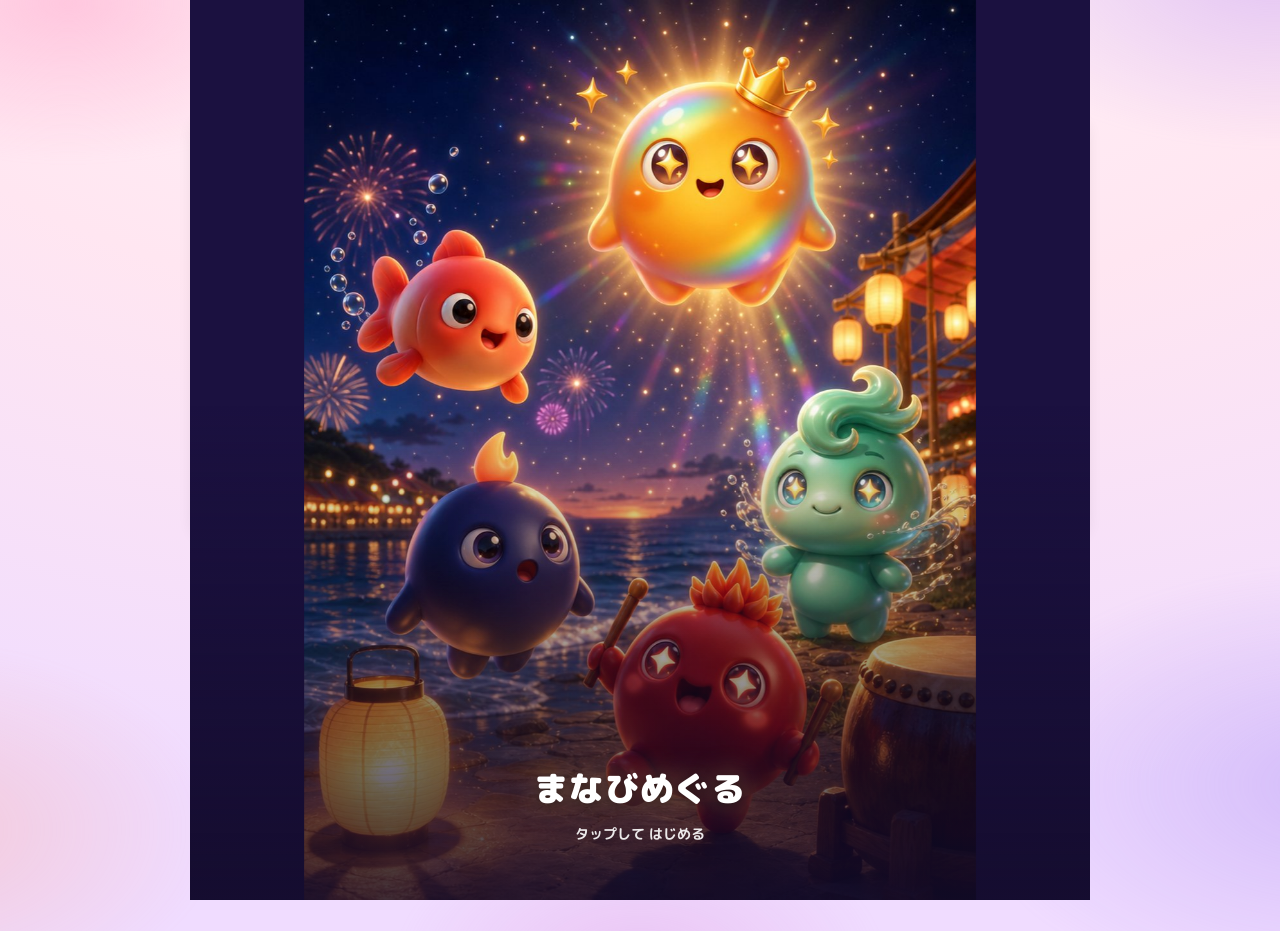
<file: index.html>
<!DOCTYPE html>
<html lang="ja">
<head>
<meta charset="UTF-8">
<meta name="viewport" content="width=device-width, initial-scale=1.0">
<title>まなびめぐる</title>
<link rel="preconnect" href="https://fonts.googleapis.com">
<link rel="preconnect" href="https://fonts.gstatic.com" crossorigin>
<link href="https://fonts.googleapis.com/css2?family=M+PLUS+Rounded+1c:wght@400;500;700;800;900&display=swap" rel="stylesheet">
<!-- ?v= はキャッシュ対策。style.css / script.js / i18n.js を変更したら数字を上げること -->
<link rel="icon" href="data:image/svg+xml,<svg xmlns='http://www.w3.org/2000/svg' viewBox='0 0 100 100'><text y='.9em' font-size='90'>✨</text></svg>">
<link rel="stylesheet" href="style.css?v=63">
</head>
<body>

<!-- 起動時のオープニング。タップかタイマーで閉じる -->
<div id="splash" class="splash" role="button" tabindex="0" data-i18n-aria="splash.tap">
  <img class="splash-image" src="assets/opening/splash.jpg" alt="">
  <div class="splash-veil"></div>
  <div class="splash-body">
    <h1 class="splash-title" data-i18n="home.title"></h1>
    <p class="splash-tap" data-i18n="splash.tap"></p>
  </div>
</div>

<div id="app">

  <!-- ステータスバー：どの画面でも常に表示 -->
  <div class="status-bar" id="status-bar">
    <div class="status-bar-avatar" id="status-bar-avatar"></div>
    <div class="status-bar-info">
      <span class="status-bar-grade" id="status-bar-grade">小学3年生</span>
      <span class="status-bar-lv" id="status-bar-lv">Lv.0</span>
    </div>
    <button id="btn-sound-toggle" type="button" class="status-bar-sound" data-i18n-aria="common.sound">🔊</button>
    <div class="status-bar-points">
      <span class="status-bar-points-icon">🎰</span>
      <span id="status-bar-points-value">0</span>
    </div>
  </div>

  <!-- ガイドキャラ：どの画面でも常に表示 -->
  <div class="guide-box">
    <div class="guide-character" id="guide-character"></div>
    <div class="guide-bubble" id="guide-bubble">こんにちは！いっしょに べんきょうしよう！</div>
  </div>

  <!-- ログイン（保護者） -->
  <section id="screen-login" class="screen">
    <h2 data-i18n="auth.loginTitle"></h2>
    <p class="sub" data-i18n="auth.loginSub"></p>
    <div class="profile-create-box">
      <label class="profile-field-label" for="login-email-input" data-i18n="auth.emailLabel"></label>
      <input type="email" id="login-email-input" class="profile-name-input" autocomplete="email" inputmode="email">
      <label class="profile-field-label" for="login-password-input" data-i18n="auth.passwordLabel"></label>
      <input type="password" id="login-password-input" class="profile-name-input" autocomplete="current-password">
      <p id="login-feedback" class="backup-feedback"></p>
      <div class="profile-create-actions">
        <button type="button" id="btn-login-submit" class="btn-primary" data-i18n="auth.loginSubmit"></button>
        <button type="button" id="btn-login-forgot" class="btn-link" data-i18n="auth.forgotPassword"></button>
        <button type="button" id="btn-login-to-signup" class="btn-secondary" data-i18n="auth.needAccount"></button>
      </div>
    </div>
    <img class="auth-mascot" src="assets/characters/hanabi-happy.webp" alt="">
  </section>

  <!-- 新規登録（保護者） -->
  <section id="screen-signup" class="screen">
    <h2 data-i18n="auth.signupTitle"></h2>
    <p class="sub" data-i18n="auth.signupSub"></p>
    <div class="profile-create-box">
      <label class="profile-field-label" for="signup-email-input" data-i18n="auth.emailLabel"></label>
      <input type="email" id="signup-email-input" class="profile-name-input" autocomplete="email" inputmode="email">
      <label class="profile-field-label" for="signup-password-input" data-i18n="auth.passwordLabel"></label>
      <input type="password" id="signup-password-input" class="profile-name-input" autocomplete="new-password">
      <p class="auth-note" data-i18n="auth.passwordHint"></p>
      <p id="signup-feedback" class="backup-feedback"></p>
      <div class="profile-create-actions">
        <button type="button" id="btn-signup-submit" class="btn-primary" data-i18n="auth.signupSubmit"></button>
        <button type="button" id="btn-signup-to-login" class="btn-secondary" data-i18n="auth.haveAccount"></button>
      </div>
    </div>
    <img class="auth-mascot" src="assets/characters/hanabi-happy.webp" alt="">
  </section>

  <!-- だれがあそぶ？（プロフィール選択） -->
  <section id="screen-profile-select" class="screen">
    <h2 data-i18n="profile.selectTitle"></h2>
    <p class="sub" data-i18n="profile.selectSub"></p>
    <p class="sub profile-limit-note hidden" id="profile-limit-note"></p>
    <div class="profile-list" id="profile-list"></div>
    <!-- ⚠️ **逃げ道。**この画面はタブバーもステータスバーも消える（PROFILE_SCREENS）ので、
         これが無いと「けす」から抜けられず、唯一押せるのが削除だけになる
         （2026-09-20 日次QAで発見）。せっていから来たときだけ出す -->
    <button type="button" id="btn-profile-select-back" class="btn-secondary hidden" data-i18n="common.back"></button>
  </section>

  <!-- プロフィール作成 -->
  <section id="screen-profile-create" class="screen">
    <h2 data-i18n="profile.createTitle"></h2>
    <p class="sub" data-i18n="profile.createSub"></p>
    <div class="profile-create-box">
      <label class="profile-field-label" for="profile-name-input" data-i18n="profile.nameLabel"></label>
      <input type="text" id="profile-name-input" class="profile-name-input" maxlength="8" autocomplete="off">
      <!-- 学年は**アカウントを新しく作ったときだけ**ここで聞く（ユーザー決定 2026-09-27）。
           2人目以降のプロフィール作成では出さない。あとからせっていで変えられる。 -->
      <div id="profile-create-grade" class="profile-create-grade hidden">
        <label class="profile-field-label" data-i18n="profile.gradeLabel"></label>
        <div class="grade-choices" id="profile-grade-choices"></div>
      </div>
      <p id="profile-create-feedback" class="backup-feedback"></p>
      <div class="profile-create-actions">
        <button type="button" id="btn-profile-create-ok" class="btn-primary" data-i18n="profile.createOk"></button>
        <button type="button" id="btn-profile-create-cancel" class="btn-secondary" data-i18n="common.back"></button>
      </div>
      <!-- プロフィールが1人もいないときの唯一の逃げ道。メールアドレスを打ち間違えて
           登録した保護者が、この画面で引き返せなくなるのを防ぐ（2026-09-28 指摘） -->
      <button type="button" id="btn-profile-create-signout" class="profile-create-signout hidden"
              data-i18n="profile.signOutAndRestart"></button>
    </div>
    <img class="auth-mascot" src="assets/characters/hanabi-happy.webp" alt="">
  </section>

  <!-- ホーム画面：年齢（レベル）選択 -->
  <section id="screen-home" class="screen active">
    <div class="hero-card">
      <div class="hero-card-shine"></div>
      <span class="hero-date" id="hero-date"></span>
      <h1 class="hero-title" id="hero-title"></h1>
      <p class="hero-sub" data-i18n="home.heroSub"></p>
    </div>

    <div class="week-chart-card">
      <div class="week-chart-head">
        <span class="week-chart-title" data-i18n="home.weekTitle"></span>
        <span class="week-chart-total" id="week-chart-total">0pt</span>
        <!-- 画面の縦が短い端末でだけ出る開閉ボタン（CSSの max-height で出し分け）。
             畳んでもすぐ上の合計ポイントは残るので、毎日見る数字は消えない -->
        <button type="button" id="btn-week-chart-toggle" class="week-chart-toggle"
                aria-expanded="false" aria-controls="week-chart" data-i18n-aria="home.weekToggle">
          <span aria-hidden="true">▾</span>
        </button>
      </div>
      <div class="week-chart" id="week-chart"></div>
    </div>

    <div class="home-status-card">
      <div class="level-badge-slot" id="home-rank-badge"></div>
      <div class="home-status-info">
        <span class="home-status-grade" id="home-status-grade"></span>
        <span class="home-status-rank" id="home-status-rank"></span>
      </div>
      <div class="home-status-points">
        <span class="label" data-i18n="gacha.points"></span>
        <span class="value" id="home-stamps"></span>
      </div>
    </div>

    <!-- とちゅうでやめた（リロードした）セッションがあるときだけ出す。
         script.js の refreshResumeBox() が出し入れする -->
    <div class="resume-box hidden" id="home-resume-box">
      <p class="resume-text" id="home-resume-text"></p>
      <div class="resume-actions">
        <button type="button" id="btn-resume-session" class="btn-primary" data-i18n="resume.continue"></button>
        <button type="button" id="btn-discard-session" class="btn-secondary" data-i18n="resume.discard"></button>
      </div>
    </div>

    <button id="btn-start-study" class="btn-primary" data-i18n="home.startStudy"></button>
    <button type="button" class="btn-gacha-mini" id="btn-gacha-home" data-i18n="home.drawGacha"></button>

    <!-- 公式YouTube。アプリの外に出るので、出ることが分かる書き方にしている -->
    <a class="youtube-link" href="https://www.youtube.com/@manabimeguru" data-i18n-href="youtube.url" target="_blank" rel="noopener noreferrer">
      <span class="youtube-link-icon" aria-hidden="true">▶</span>
      <span class="youtube-link-text" data-i18n="youtube.linkHome"></span>
      <span class="youtube-link-note" data-i18n="youtube.external"></span>
    </a>
  </section>

  <!-- せってい画面 -->
  <section id="screen-settings" class="screen">
    <h2 data-i18n="settings.title"></h2>
    <p class="sub" data-i18n="settings.sub"></p>
    <div class="settings-box" id="settings-grade-list"></div>

    <!-- ことば（表示言語）。言語名はその言語自身で書くので、読めない言語の画面からでも
         自分の言語を見つけられる。初回は navigator.languages から推測している。
         単一言語で配るデプロイ（FORCED_LOCALE あり）では、この囲みごと隠す -->
    <div id="settings-language-row">
      <h3 class="settings-section-title" data-i18n="settings.languageTitle"></h3>
      <p class="sub" data-i18n="settings.languageDesc"></p>
      <div class="settings-box" id="settings-language"></div>
    </div>

    <h3 class="settings-section-title" data-i18n="settings.yearStartTitle"></h3>
    <p class="sub" data-i18n="settings.yearStartDesc"></p>
    <div class="settings-box" id="settings-year-start"></div>

    <!-- おしらせ（保護者向け）。新カード・新動画の告知と、有料プランへの軽い導線を兼ねる。
         中身は script.js の ANNOUNCEMENTS（静的配列）。Firestoreではなく通常のpushで更新する -->
    <h3 class="settings-section-title" data-i18n="announce.title"></h3>
    <p class="sub" data-i18n="announce.desc"></p>
    <div class="announce-list" id="settings-announce-list"></div>

    <!-- きょうの1問（保護者向け）。復習キューから今日ぶんを1問だけ出す。
         解放条件は script.js の FEATURE_GATES（いまはアカウント登録が必要） -->
    <h3 class="settings-section-title" data-i18n="todayQ.title"></h3>
    <p class="sub" data-i18n="todayQ.desc"></p>
    <div class="feedback-box" id="settings-today-question"></div>

    <!-- にがて分野（保護者向け）。間違えた問題の復習キューをそのまま可視化している -->
    <h3 class="settings-section-title" data-i18n="review.title"></h3>
    <p class="sub" data-i18n="review.desc"></p>
    <div class="review-box" id="settings-review-list"></div>

    <!-- 復習リマインド（account-design.md §10-13）。有料会員限定。期日が来たことをメールで知らせる -->
    <h3 class="settings-section-title" data-i18n="reviewNotify.title"></h3>
    <p class="sub" data-i18n="reviewNotify.desc"></p>
    <div class="review-notify-box" id="settings-review-notify"></div>

    <h3 class="settings-section-title" data-i18n="profile.settingsTitle"></h3>
    <p class="sub" id="profile-current-line"></p>
    <div class="backup-actions">
      <button type="button" id="btn-profile-switch" class="btn-secondary" data-i18n="profile.switch"></button>
      <button type="button" id="btn-profile-rename" class="btn-secondary" data-i18n="profile.rename"></button>
      <button type="button" id="btn-profile-manage" class="btn-secondary" data-i18n="profile.manage"></button>
    </div>

    <h3 class="settings-section-title" data-i18n="auth.accountTitle"></h3>
    <p class="sub" id="auth-account-line"></p>

    <!-- メールアドレス未確認のときだけ出す。年額の更新前通知が届かないため確認を促すが、
         アプリの利用自体は止めない（登録直後に何もできないと離脱するため） -->
    <div class="verify-box hidden" id="auth-verify-box">
      <p class="verify-text" data-i18n="auth.verifyNotice"></p>
      <div class="backup-actions">
        <button type="button" id="btn-resend-verify" class="btn-secondary" data-i18n="auth.verifyResend"></button>
        <button type="button" id="btn-check-verified" class="btn-secondary" data-i18n="auth.verifyCheck"></button>
      </div>
      <p id="verify-feedback" class="backup-feedback"></p>
    </div>

    <div class="backup-actions">
      <button type="button" id="btn-account-logout" class="btn-secondary" data-i18n="auth.logout"></button>
    </div>
    <p id="auth-sync-feedback" class="backup-feedback"></p>

    <!-- ご要望・感想（保護者のアカウントがある場合のみ送信可）。Firestoreの feedback/reviews
         コレクションに書き込みのみ行う（読み返しはできない一方通行の目安箱）。
         アカウント節の直後に置くことで、おためし中の案内（登録してください）が自然につながる -->
    <h3 class="settings-section-title" data-i18n="feedback.title"></h3>
    <p class="sub" data-i18n="feedback.desc"></p>
    <div class="feedback-box" id="settings-feedback"></div>

    <h3 class="settings-section-title" data-i18n="testimonial.title"></h3>
    <p class="sub" data-i18n="testimonial.desc"></p>
    <div class="feedback-box" id="settings-testimonial"></div>

    <h3 class="settings-section-title" data-i18n="plan.title"></h3>
    <p class="sub" id="plan-current-line"></p>
    <div class="plan-box" id="settings-plan"></div>

    <h3 class="settings-section-title" data-i18n="settings.backupTitle"></h3>
    <p class="sub" data-i18n="settings.backupDesc"></p>
    <div class="backup-box">
      <div class="backup-actions">
        <button type="button" id="btn-backup-export" class="btn-secondary" data-i18n="settings.backupExport"></button>
        <button type="button" id="btn-backup-import" class="btn-secondary" data-i18n="settings.backupImport"></button>
      </div>
      <input type="file" id="backup-file-input" accept="application/json,.json" class="hidden">
      <p id="backup-feedback" class="backup-feedback"></p>
      <div id="backup-confirm-box" class="backup-confirm-box hidden">
        <p id="backup-confirm-text"></p>
        <div class="backup-actions">
          <button type="button" id="btn-backup-confirm-yes" class="btn-secondary" data-i18n="settings.backupConfirmYes"></button>
          <button type="button" id="btn-backup-confirm-no" class="btn-secondary" data-i18n="settings.backupConfirmNo"></button>
        </div>
      </div>
    </div>
  </section>

  <!-- 科目選択画面 -->
  <section id="screen-subject" class="screen">
    <h2 id="subject-title"></h2>
    <p class="sub" data-i18n="subject.pick"></p>
    <div class="level-cards">
      <button class="level-card" data-subject="math">
        <div class="emoji">🔢</div>
        <div class="level-title" data-i18n="subject.math"></div>
        <div class="level-desc" data-i18n="subject.mathDesc"></div>
      </button>
      <button class="level-card" data-subject="japanese">
        <div class="emoji">📖</div>
        <div class="level-title" data-i18n="subject.japanese"></div>
        <div class="level-desc" data-i18n="subject.japaneseDesc"></div>
      </button>
      <button class="level-card" data-subject="english" id="subject-english">
        <div class="emoji">🔤</div>
        <div class="level-title" data-i18n="subject.english"></div>
        <div class="level-desc" data-i18n="subject.englishDesc"></div>
      </button>
    </div>
  </section>

  <!-- ぶんや選択画面 -->
  <section id="screen-category" class="screen">
    <h2 id="category-title"></h2>
    <p class="sub" data-i18n="category.pick"></p>
    <div class="category-list" id="category-list"></div>
    <button id="btn-back-category" class="btn-secondary" data-i18n="common.back"></button>
  </section>

  <!-- たしざんダッシュ（さんすうの3つ目の分野）。10問セッションとは別のゲームループなので
       専用画面にしている。数字が1つずつ流れて、合計を答える。中身は script.js の flash* 関数 -->
  <section id="screen-flash" class="screen">
    <h2 data-i18n="flash.title"></h2>

    <!-- 準備中：はやさを選んでスタート -->
    <div id="flash-setup">
      <p class="sub" data-i18n="flash.desc"></p>
      <p class="flash-best" id="flash-best"></p>
      <p class="flash-rule" id="flash-rule"></p>
      <div class="flash-speeds" id="flash-speeds"></div>
      <button id="btn-flash-start" class="btn-primary" data-i18n="flash.start"></button>
      <button id="btn-back-flash" class="btn-secondary" data-i18n="common.back"></button>
    </div>

    <!-- 出題中：数字が1つずつ出る -->
    <div id="flash-play" class="hidden">
      <p class="flash-progress" id="flash-progress"></p>
      <div class="flash-stage" id="flash-stage"><span id="flash-number"></span></div>
      <form id="flash-form" class="hidden">
        <input type="text" id="flash-input" inputmode="numeric" autocomplete="off" data-i18n-placeholder="flash.answerPlaceholder">
        <button type="submit" class="btn-primary" data-i18n="flash.submit"></button>
      </form>
      <p class="flash-feedback" id="flash-feedback"></p>
      <!-- プレイ中の離脱。これが無いと、数字が流れている間はタブバーからしか
           抜けられなかった（2026-09-18 日次QAで判明） -->
      <button id="btn-flash-quit" type="button" class="btn-secondary btn-flash-quit" data-i18n="flash.quit"></button>
    </div>

    <!-- 結果 -->
    <div id="flash-result" class="hidden">
      <p class="flash-result-score" id="flash-result-score"></p>
      <p class="flash-result-note" id="flash-result-note"></p>
      <button id="btn-flash-again" class="btn-primary" data-i18n="flash.again"></button>
      <button id="btn-flash-back" class="btn-secondary" data-i18n="common.back"></button>
    </div>
  </section>

  <!-- スタート画面 -->
  <section id="screen-start" class="screen">
    <h2 id="start-title"></h2>

    <div class="character-box">
      <div class="level-badge-slot" id="start-char-emoji"></div>
      <div class="character-title" id="start-char-title"></div>
      <div class="character-progress">
        <div class="character-progress-bar" id="start-char-progress"></div>
      </div>
      <div class="character-progress-label" id="start-char-progress-label"></div>
    </div>

    <div class="stamp-card" id="stamp-card"></div>
    <p class="badge-line" id="badge-line"></p>
    <button id="btn-begin" class="btn-primary" data-i18n="quiz.start"></button>
    <button id="btn-back-home-1" class="btn-secondary" data-i18n="common.back"></button>
  </section>

  <!-- クイズ画面 -->
  <section id="screen-quiz" class="screen">
    <div class="quiz-header">
      <span id="quiz-progress">1 / 10</span>
      <span id="quiz-stamps"></span>
    </div>
    <div class="problem-box">
      <div id="problem-badge" class="problem-badge"></div>
      <div id="problem-text" class="problem-text">?</div>

      <button id="btn-hint" type="button" class="btn-hint" data-i18n="quiz.hint"></button>
      <div id="hint-box" class="hint-box hidden"></div>

      <form id="answer-form">
        <input type="text" id="answer-input" inputmode="text" autocomplete="off" data-i18n-placeholder="quiz.answerPlaceholder" data-i18n-aria="quiz.answerLabel">
        <button type="submit" class="btn-primary" data-i18n="quiz.submit"></button>
      </form>

      <div id="choice-buttons" class="choice-buttons hidden"></div>

      <div id="feedback" class="feedback" aria-live="polite"></div>
      <!-- 英語の読み上げ。答え合わせのあとだけ出す（答えを聞かせてしまわないため）。
           端末に英語の音声が1つも無いときは出さない（script.js の speakEnAvailable） -->
      <button type="button" id="btn-speak-en" class="btn-speak hidden"></button>
      <div id="explain-box" class="explain-box hidden"></div>
      <button id="btn-next" class="btn-primary hidden" data-i18n="quiz.next"></button>
    </div>
  </section>

  <!-- 結果画面 -->
  <section id="screen-result" class="screen">
    <h2 data-i18n="result.title"></h2>
    <div class="result-box">
      <p class="result-score" id="result-score"></p>
      <p class="result-rate" id="result-rate"></p>
      <div class="stamp-anim" id="stamp-anim"></div>
      <p class="points-earned-line" id="points-earned-line"></p>
    </div>

    <button id="btn-share-result" class="btn-primary btn-share" data-i18n="result.share"></button>
    <p id="result-action-feedback" class="action-feedback"></p>
    <div id="manual-copy-box" class="manual-copy-box hidden">
      <textarea id="manual-copy-text" class="manual-copy-textarea" readonly rows="8"></textarea>
      <p class="manual-copy-hint" data-i18n="share.copyHint"></p>
    </div>
    <button id="btn-retry" class="btn-primary" data-i18n="result.retry"></button>
  </section>

  <!-- ガチャ画面 -->
  <section id="screen-gacha" class="screen">
    <div class="gacha-banner">
      <div class="gacha-banner-shine"></div>
      <div class="gacha-banner-sparkles"></div>
      <h2 id="gacha-screen-title" class="gacha-banner-title" data-i18n="gacha.title"></h2>
      <div class="gacha-points-box">
        <span class="label" data-i18n="gacha.points"></span>
        <span id="gacha-points-value" class="value">0</span>
        <span class="gacha-cost-hint" data-i18n="gacha.cost"></span>
        <span class="gacha-pity-hint" id="gacha-pity-hint"></span>
      </div>
    </div>

    <!-- 引きたい季節をえらぶ。引ける季節が1つだけのとき（無料プラン・スペイン語版）は
         script.js 側で hidden のままにする -->
    <p class="sub gacha-season-label hidden" id="gacha-season-label" data-i18n="gacha.seasonPick"></p>
    <div class="gacha-seasons hidden" id="gacha-seasons"></div>

    <button id="btn-pull-gacha" class="btn-primary btn-gacha-pull" data-i18n="gacha.pull"></button>
    <p id="gacha-insufficient-msg" class="gacha-insufficient hidden" data-i18n="gacha.insufficient"></p>

    <div id="gacha-reveal-box" class="gacha-box hidden">
      <div id="gacha-card-slot"></div>
    </div>

    <div id="gacha-levelup-box" class="levelup-box hidden">
      <p class="levelup-text" data-i18n="gacha.rankUp"></p>
      <div class="level-badge-slot" id="gacha-levelup-emoji"></div>
      <div class="levelup-title" id="gacha-levelup-title"></div>
    </div>

  </section>

  <!-- カードずかん画面 -->
  <section id="screen-collection" class="screen">
    <h2 data-i18n="collection.title"></h2>
    <div class="collection-scope" id="collection-scope">
      <button type="button" class="collection-scope-btn active" data-scope="self" data-i18n="collection.scopeSelf"></button>
      <button type="button" class="collection-scope-btn" data-scope="family" data-i18n="collection.scopeFamily"></button>
    </div>
    <p class="sub" id="collection-count-line"></p>
    <p class="sub collection-premium-note hidden" id="collection-premium-note"></p>

    <!-- 季節タブ。160体を1枚のグリッドに流すとスマホで10画面ぶんスクロールすることに
         なるため、一度に1季節だけ出す。公開が夏だけのロケールでは hidden のまま -->
    <div class="collection-seasons hidden" id="collection-seasons"></div>
    <p class="sub collection-season-range hidden" id="collection-season-range"></p>

    <div class="collection-grid" id="collection-grid"></div>

    <!-- 公式YouTube。図鑑の続きとして動画を見てもらう導線 -->
    <a class="youtube-link" href="https://www.youtube.com/@manabimeguru" data-i18n-href="youtube.url" target="_blank" rel="noopener noreferrer">
      <span class="youtube-link-icon" aria-hidden="true">▶</span>
      <span class="youtube-link-text" data-i18n="youtube.linkCollection"></span>
      <span class="youtube-link-note" data-i18n="youtube.external"></span>
    </a>

    <button id="btn-back-from-collection" class="btn-secondary" data-i18n="common.back"></button>
  </section>

</div>

<!-- 下部タブナビゲーション -->
<nav class="tab-bar" id="tab-bar">
  <button type="button" class="tab-bar-btn" data-tab="home">
    <span class="tab-bar-icon">🏠</span>
    <span class="tab-bar-label" data-i18n="tab.home"></span>
  </button>
  <button type="button" class="tab-bar-btn" data-tab="study">
    <span class="tab-bar-icon">📖</span>
    <span class="tab-bar-label" data-i18n="tab.study"></span>
  </button>
  <button type="button" class="tab-bar-fab" data-tab="gacha" data-i18n-aria="tab.gachaAria">
    <span class="tab-bar-fab-icon">🎰</span>
  </button>
  <button type="button" class="tab-bar-btn" data-tab="collection">
    <span class="tab-bar-icon">🎴</span>
    <span class="tab-bar-label" data-i18n="tab.collection"></span>
  </button>
  <button type="button" class="tab-bar-btn" data-tab="settings">
    <span class="tab-bar-icon">⚙️<span class="tab-bar-badge hidden" id="tab-settings-badge"></span></span>
    <span class="tab-bar-label" data-i18n="tab.settings"></span>
  </button>
</nav>

<!-- ガチャ演出：画面いっぱいに表示する -->
<div id="gacha-overlay" class="gacha-overlay hidden" aria-hidden="true">
  <div class="gacha-overlay-stage" id="gacha-overlay-stage"></div>
  <p class="gacha-refund" id="gacha-refund"></p>
  <div class="gacha-overlay-actions">
    <button id="btn-skip-gacha" type="button" class="btn-skip-gacha hidden" data-i18n="gacha.skip"></button>
    <button id="btn-close-gacha" type="button" class="btn-close-gacha hidden" data-i18n="gacha.close"></button>
  </div>
</div>

<!-- カード拡大表示モーダル -->
<div id="card-detail-overlay" class="card-detail-overlay hidden" role="dialog" aria-modal="true">
  <div class="card-detail-content" id="card-detail-content"></div>
  <button id="btn-close-card-detail" type="button" class="card-detail-close" data-i18n-aria="common.close">✕</button>
</div>

<!-- おしらせポップアップ。期間限定のおしらせ（ANNOUNCEMENTS の modalFrom/modalUntil）を
     メイン画面に入る直前（enterAppWithActiveProfile）に、期間中は毎回見せる。
     初めて訪れた人がリンクを踏んで離脱するのを防ぐため、リンク（cta）は出さない
     （リンクはせってい画面の一覧にだけ表示する） -->
<div id="announce-modal-overlay" class="card-detail-overlay announce-modal-overlay hidden" role="dialog" aria-modal="true" aria-labelledby="announce-modal-title">
  <div class="card-detail-content announce-modal-content">
    <h3 class="announce-modal-title" id="announce-modal-title"></h3>
    <p class="announce-modal-body" id="announce-modal-body"></p>
  </div>
  <button id="btn-close-announce-modal" type="button" class="card-detail-close" data-i18n-aria="common.close">✕</button>
</div>

<!-- Firebase（アカウント同期用）。ビルド工程が無いのでcompat版をローカルから読み込む。
     CDNの代わりにvendor/以下に置くことで、オフラインでも動作する。
     firebase 10.13.2 / https://registry.npmjs.org/firebase/-/firebase-10.13.2.tgz -->
<script src="vendor/firebase-app-compat.js"></script>
<script src="vendor/firebase-auth-compat.js"></script>
<script src="vendor/firebase-firestore-compat.js"></script>
<script src="firebase-config.js?v=1"></script>
<script src="i18n.js?v=77"></script>
<script src="content-ja.js?v=17"></script>
<script src="content-en.js?v=13"></script>
<script src="script.js?v=134"></script>
</body>
</html>
</file>
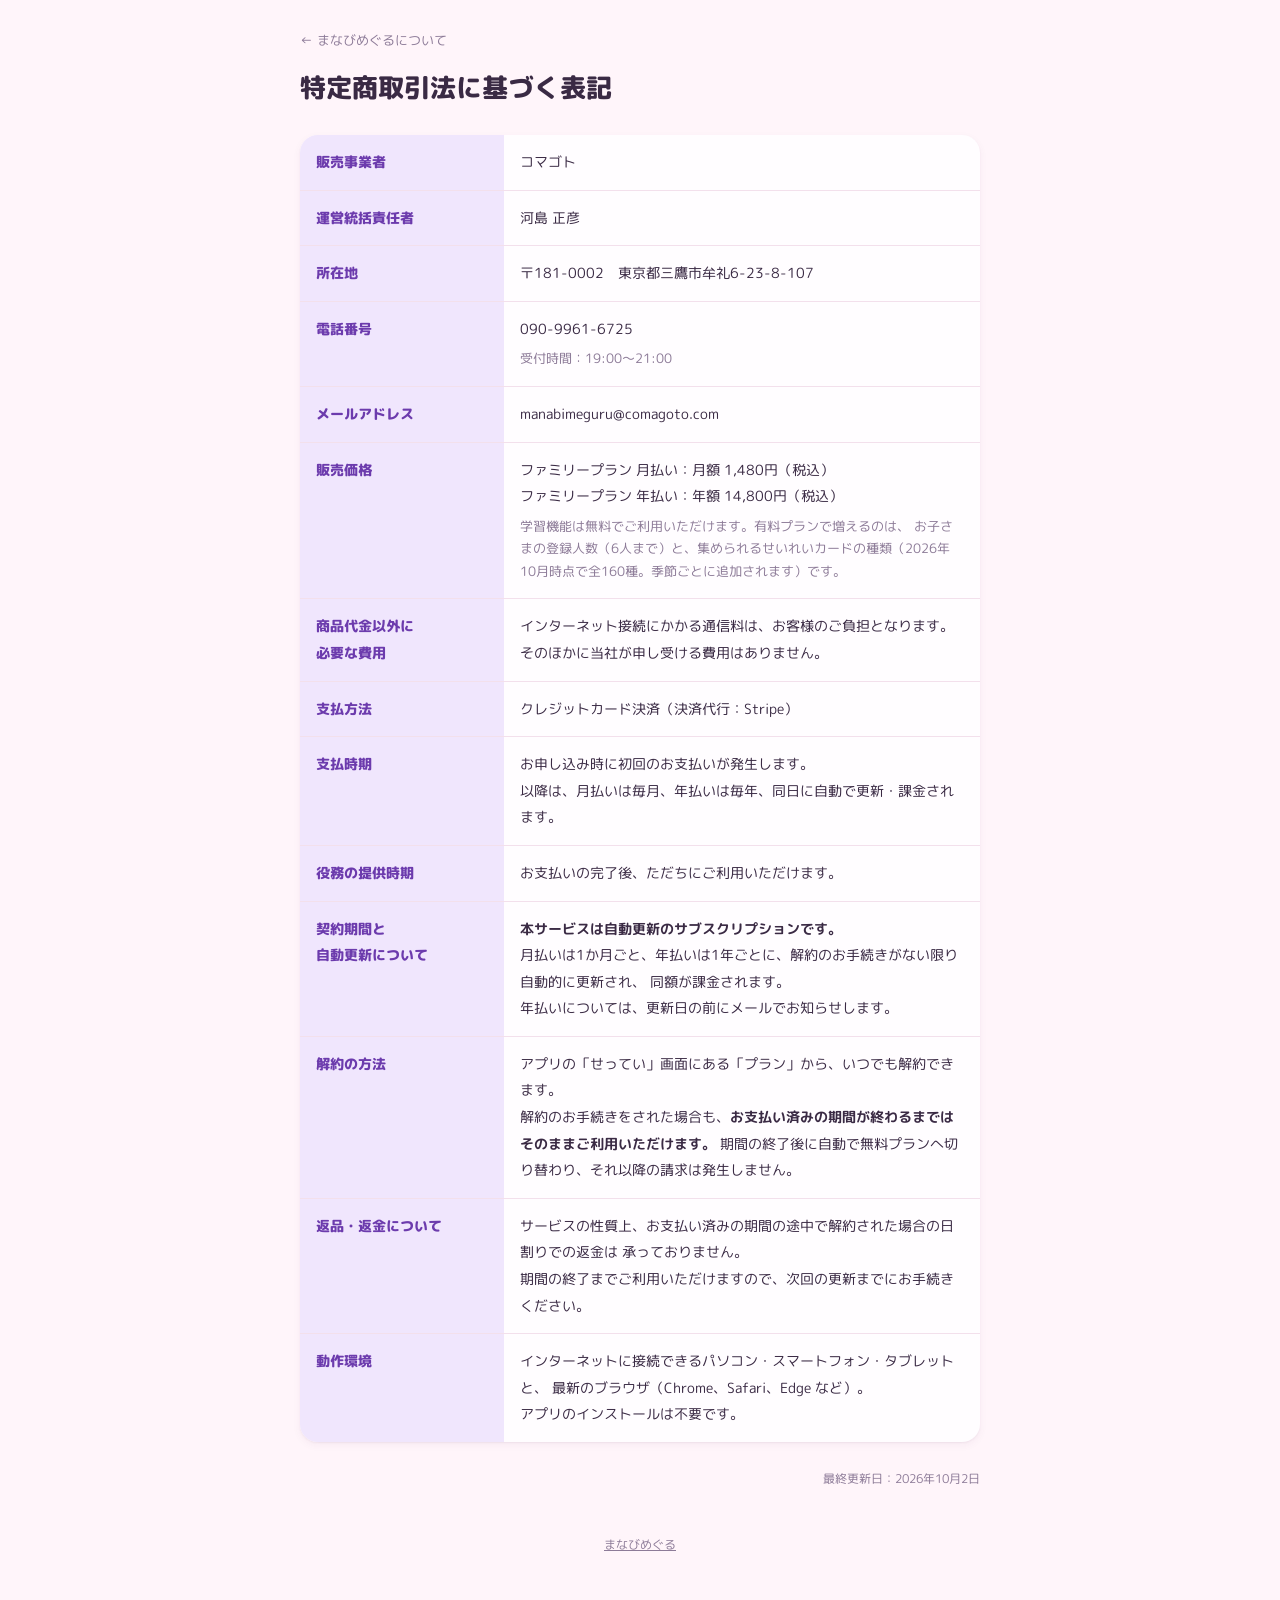
<file: tokusho.html>
<!DOCTYPE html>
<html lang="ja">
<head>
<meta charset="UTF-8">
<meta name="viewport" content="width=device-width, initial-scale=1.0">
<title>特定商取引法に基づく表記｜まなびめぐる</title>
<meta name="description" content="学習アプリ「まなびめぐる」の特定商取引法に基づく表記です。">
<!-- 法定表示のページ。検索結果に出す必要はないが、購入前に必ず到達できることが要件なので
     LPとアプリのフッターから常時リンクする。noindexにはしない（隠していると見なされうるため）。 -->
<link rel="icon" href="data:image/svg+xml,<svg xmlns='http://www.w3.org/2000/svg' viewBox='0 0 100 100'><text y='.9em' font-size='90'>✨</text></svg>">
<link rel="preconnect" href="https://fonts.googleapis.com">
<link rel="preconnect" href="https://fonts.gstatic.com" crossorigin>
<link href="https://fonts.googleapis.com/css2?family=M+PLUS+Rounded+1c:wght@400;500;700;800;900&display=swap" rel="stylesheet">
<link rel="stylesheet" href="lp.css?v=5">
</head>
<body class="legal-page">

<header class="legal-head">
  <div class="wrap">
    <a class="legal-back" href="lp.html">← まなびめぐるについて</a>
    <h1>特定商取引法に基づく表記</h1>
  </div>
</header>

<main>
  <div class="wrap">
    <table class="legal-table">
      <tbody>
        <tr>
          <th scope="row">販売事業者</th>
          <td>コマゴト</td>
        </tr>
        <tr>
          <th scope="row">運営統括責任者</th>
          <td>河島 正彦</td>
        </tr>
        <tr>
          <th scope="row">所在地</th>
          <td>〒181-0002　東京都三鷹市牟礼6-23-8-107</td>
        </tr>
        <tr>
          <th scope="row">電話番号</th>
          <td>
            090-9961-6725<br>
            <span class="legal-note">受付時間：19:00〜21:00</span>
          </td>
        </tr>
        <tr>
          <th scope="row">メールアドレス</th>
          <td>manabimeguru@comagoto.com</td>
        </tr>
        <tr>
          <th scope="row">販売価格</th>
          <td>
            ファミリープラン 月払い：月額 1,480円（税込）<br>
            ファミリープラン 年払い：年額 14,800円（税込）<br>
            <span class="legal-note">
              学習機能は無料でご利用いただけます。有料プランで増えるのは、
              お子さまの登録人数（6人まで）と、集められるせいれいカードの種類（2026年10月時点で全160種。季節ごとに追加されます）です。
            </span>
          </td>
        </tr>
        <tr>
          <th scope="row">商品代金以外に<br>必要な費用</th>
          <td>
            インターネット接続にかかる通信料は、お客様のご負担となります。<br>
            そのほかに当社が申し受ける費用はありません。
          </td>
        </tr>
        <tr>
          <th scope="row">支払方法</th>
          <td>クレジットカード決済（決済代行：Stripe）</td>
        </tr>
        <tr>
          <th scope="row">支払時期</th>
          <td>
            お申し込み時に初回のお支払いが発生します。<br>
            以降は、月払いは毎月、年払いは毎年、同日に自動で更新・課金されます。
          </td>
        </tr>
        <tr>
          <th scope="row">役務の提供時期</th>
          <td>お支払いの完了後、ただちにご利用いただけます。</td>
        </tr>
        <tr>
          <th scope="row">契約期間と<br>自動更新について</th>
          <td>
            <strong>本サービスは自動更新のサブスクリプションです。</strong><br>
            月払いは1か月ごと、年払いは1年ごとに、解約のお手続きがない限り自動的に更新され、
            同額が課金されます。<br>
            年払いについては、更新日の前にメールでお知らせします。
          </td>
        </tr>
        <tr>
          <th scope="row">解約の方法</th>
          <td>
            アプリの「せってい」画面にある「プラン」から、いつでも解約できます。<br>
            解約のお手続きをされた場合も、<strong>お支払い済みの期間が終わるまではそのままご利用いただけます。</strong>
            期間の終了後に自動で無料プランへ切り替わり、それ以降の請求は発生しません。
          </td>
        </tr>
        <tr>
          <th scope="row">返品・返金について</th>
          <td>
            サービスの性質上、お支払い済みの期間の途中で解約された場合の日割りでの返金は
            承っておりません。<br>
            期間の終了までご利用いただけますので、次回の更新までにお手続きください。
          </td>
        </tr>
        <tr>
          <th scope="row">動作環境</th>
          <td>
            インターネットに接続できるパソコン・スマートフォン・タブレットと、
            最新のブラウザ（Chrome、Safari、Edge など）。<br>
            アプリのインストールは不要です。
          </td>
        </tr>
      </tbody>
    </table>

    <p class="legal-updated">最終更新日：2026年10月2日</p>
  </div>
</main>

<footer>
  <p><a href="lp.html">まなびめぐる</a></p>
</footer>

</body>
</html>
</file>
<file: style.css>
:root {
  --bg-top: #fff5fa;
  --bg-mid: #ffe6f1;
  --bg-bottom: #f0dcff;
  --primary: #f4608f;
  --primary-light: #ff92b6;
  --primary-dark: #c93a6b;
  --primary-soft: #ffe3ee;
  --secondary: #9059d8;
  --secondary-light: #b78bee;
  --secondary-dark: #6c3bad;
  --secondary-soft: #f0e6fd;
  --text: #3a2a44;
  --text-muted: #8d7b98;
  --card-bg: #fffdff;
  --card-bg-2: #fff5fa;
  --correct: #3fb281;
  --correct-dark: #297c58;
  --wrong: #e6604a;
  --wrong-dark: #b8402c;
  --border-soft: #f3e0ec;
  --gold: #ffcf4d;
  --gold-dark: #d69a13;
  --grad-warm: linear-gradient(135deg, #ff9a76 0%, #f4608f 50%, #9059d8 100%);
  --grad-cool: linear-gradient(135deg, #f4608f 0%, #b06fe0 55%, #7d5ce0 100%);
  --radius-sm: 12px;
  --radius-md: 18px;
  --radius-lg: 26px;
  --shadow-sm: 0 1px 2px rgba(90, 40, 90, 0.06), 0 3px 8px rgba(90, 40, 90, 0.05);
  --shadow: 0 2px 3px rgba(90, 40, 90, 0.05), 0 14px 30px rgba(90, 40, 90, 0.12);
  --shadow-lg: 0 6px 14px rgba(90, 40, 90, 0.1), 0 26px 50px rgba(90, 40, 90, 0.16);
  --gloss-top: inset 0 1px 0 rgba(255, 255, 255, 0.75);
  --font-heading: "M PLUS Rounded 1c", "Hiragino Maru Gothic ProN", "BIZ UDPGothic", "Yu Gothic", sans-serif;
}

* { box-sizing: border-box; }

/* ===== 起動時のオープニング ===== */
/* キーボードで閉じられるようにフォーカスを受けるので、フォーカスの輪を内側に見せる（2026-10-11） */
.splash:focus { outline: none; }
.splash:focus-visible { outline: 4px solid #ffd54f; outline-offset: -8px; }

.splash {
  position: fixed;
  top: 0;
  bottom: 0;
  left: 50%;
  transform: translateX(-50%);
  width: 100%;
  max-width: 480px;
  z-index: 1000;
  overflow: hidden;
  background: #1b1140;
  display: flex;
  align-items: flex-end;
  justify-content: center;
  cursor: pointer;
  transition: opacity 0.6s ease;
}
.splash.is-leaving { opacity: 0; pointer-events: none; }
.splash.is-gone { display: none; }

/* #app と同じ幅で合わせる。合わせないと横広のPC画面でオープニング画像が
   縦に大きく切れて、世界観・キャラクターが見えないまま次の画面に移ってしまう */
@media (min-width: 700px) { .splash { max-width: 720px; } }
@media (min-width: 1080px) { .splash { max-width: 900px; } }

.splash-image {
  position: absolute;
  inset: 0;
  width: 100%;
  height: 100%;
  object-fit: contain;
  animation: splash-zoom 2.4s ease-out both;
}

/* ゆっくり寄って、静止画でも動きを感じさせる。SPLASH_MS（script.js）より
   先に終わらせて、消える前に必ず全体が見える瞬間を作る */
@keyframes splash-zoom {
  from { transform: scale(1.06); }
  to { transform: scale(1); }
}

/* 下half を暗くして文字を読ませる */
.splash-veil {
  position: absolute;
  inset: 0;
  background: linear-gradient(to bottom, transparent 45%, rgba(20, 12, 44, 0.82) 100%);
}

.splash-body {
  position: relative;
  text-align: center;
  padding: 0 24px calc(56px + env(safe-area-inset-bottom, 0px));
  animation: splash-rise 0.9s cubic-bezier(0.2, 0.8, 0.2, 1) 0.25s both;
}

@keyframes splash-rise {
  from { opacity: 0; transform: translateY(16px); }
  to { opacity: 1; transform: translateY(0); }
}

.splash-title {
  margin: 0 0 10px;
  font-size: 2.1rem;
  font-weight: 900;
  color: #fff;
  letter-spacing: 0.04em;
  text-shadow: 0 2px 12px rgba(0, 0, 0, 0.55), 0 0 26px rgba(255, 190, 120, 0.5);
}

.splash-tap {
  margin: 0;
  font-size: 0.86rem;
  font-weight: 700;
  color: rgba(255, 255, 255, 0.9);
  animation: splash-blink 1.8s ease-in-out infinite;
}

@keyframes splash-blink {
  0%, 100% { opacity: 0.55; }
  50% { opacity: 1; }
}

@media (prefers-reduced-motion: reduce) {
  .splash-image, .splash-body, .splash-tap { animation: none; }
}

/* ===== ホームのステータスカード ===== */
.home-status-card {
  display: flex;
  align-items: center;
  gap: 14px;
  background: linear-gradient(160deg, #ffffff, var(--card-bg-2));
  border: 1.5px solid rgba(255, 255, 255, 0.9);
  border-radius: var(--radius-lg);
  padding: 12px 18px;
  margin: 10px 0 4px;
  box-shadow: var(--shadow), var(--gloss-top);
}

.home-status-card .level-badge-slot { flex-shrink: 0; margin: 0; }

.home-status-info {
  display: flex;
  flex-direction: column;
  flex: 1;
  min-width: 0;
}

.home-status-grade {
  font-size: 0.95rem;
  font-weight: 900;
  color: var(--primary-dark);
}

.home-status-rank {
  font-size: 0.76rem;
  font-weight: 600;
  color: var(--text-muted);
  /* ⚠️ 称号はここに98pxしか幅がないので、320px幅の端末ではほぼ必ず2〜3行に折り返す。
     既定の line-break: auto だと小さい「ゃ」「ゅ」で行が始まってしまい
     （「きせつのけんき／ゅういん」＝12枚で到達する称号、「…だいけんきゅうし／ゃ」）、
     日本語の禁則に反する。strict にすると小書きのかなが行頭に来なくなる。
     2026-09-15 の日次QAで発見。折り返しそのものを無くすには、称号を
     ステータスカードの横並びから外して1行使わせる必要があり、それは保留中。 */
  line-break: strict;
}

.home-status-points {
  flex-shrink: 0;
  text-align: right;
}
.home-status-points .label { display: block; font-size: 0.68rem; color: var(--text-muted); font-weight: 700; }
.home-status-points .value { display: block; font-size: 1.5rem; font-weight: 900; color: var(--primary-dark); }

/* ===== せってい画面 ===== */
.settings-box {
  display: grid;
  grid-template-columns: repeat(2, 1fr);
  gap: 12px;
  margin-top: 18px;
}

.grade-option {
  border: 2px solid transparent;
  border-radius: var(--radius-md);
  background: linear-gradient(160deg, #ffffff, var(--card-bg-2));
  padding: 16px 10px;
  font-family: inherit;
  font-size: 1rem;
  font-weight: 800;
  color: var(--text);
  cursor: pointer;
  box-shadow: var(--shadow), var(--gloss-top);
  transition: transform 0.15s ease, border-color 0.15s ease;
}
.grade-option:active { transform: scale(0.96); }
.grade-option.active {
  border-color: var(--primary);
  color: var(--primary-dark);
  box-shadow: var(--shadow), 0 0 0 4px var(--primary-soft);
}
.grade-option-range {
  display: block;
  margin-top: 4px;
  font-size: 0.68rem;
  font-weight: 600;
  color: var(--text-muted);
}

/* プロフィールを1人も作っていない状態からの脱出口。
   主要な操作ではないので、リンクに近い控えめな見た目にする。 */
.profile-create-signout {
  display: block;
  margin: 14px auto 0;
  border: none;
  background: none;
  padding: 6px 4px;
  font-family: inherit;
  font-size: 0.8rem;
  font-weight: 700;
  color: var(--text-muted);
  text-decoration: underline;
  cursor: pointer;
}
.profile-create-signout:active { transform: scale(0.97); }

/* 学年えらび（新規登録のときだけプロフィール作成画面に出る）。
   せっていの .grade-option より小さい。名前の入力と同じ箱の中に収めるため。 */
.profile-create-grade {
  margin-top: 14px;
  text-align: left;
}
.grade-choices {
  display: grid;
  grid-template-columns: repeat(3, 1fr);
  gap: 8px;
  margin-top: 6px;
}
.grade-choice {
  border: 2px solid transparent;
  border-radius: var(--radius-md);
  background: linear-gradient(160deg, #ffffff, var(--card-bg-2));
  padding: 10px 4px;
  font-family: inherit;
  font-size: 0.85rem;
  font-weight: 800;
  color: var(--text);
  cursor: pointer;
  box-shadow: var(--shadow), var(--gloss-top);
  transition: transform 0.15s ease, border-color 0.15s ease;
}
.grade-choice:active { transform: scale(0.96); }
.grade-choice.active {
  border-color: var(--primary);
  color: var(--primary-dark);
  box-shadow: var(--shadow), 0 0 0 4px var(--primary-soft);
}

/* 年度の開始月：よく使う3つはボタン、それ以外はこのセレクトから選ぶ。
   .settings-box の2列グリッドに、ボタン3つと並んで4つめのマスとして収まる。 */
.year-start-other {
  display: flex;
  flex-direction: column;
  justify-content: center;
  gap: 6px;
  border: 2px solid transparent;
  border-radius: var(--radius-md);
  background: linear-gradient(160deg, #ffffff, var(--card-bg-2));
  padding: 12px 10px;
  box-shadow: var(--shadow), var(--gloss-top);
}
.year-start-other span {
  font-size: 0.68rem;
  font-weight: 700;
  color: var(--text-muted);
}
.year-start-other select {
  /* flexアイテムなので min-width:0 がないと既定幅より縮まず、はみ出す */
  min-width: 0;
  width: 100%;
  font-family: inherit;
  font-size: 0.95rem;
  font-weight: 800;
  color: var(--text);
  padding: 6px 4px;
  border: 1.5px solid var(--border-soft);
  border-radius: var(--radius-sm);
  background: #fffefc;
}

/* にがて分野（せってい内・保護者向け）。復習キューの一覧 */
.review-box {
  margin-top: 18px;
  display: flex;
  flex-direction: column;
  gap: 8px;
}
.review-summary {
  font-size: 0.8rem;
  font-weight: 800;
  color: var(--text-muted);
  margin: 0;
}
.review-empty {
  font-size: 0.85rem;
  color: var(--text-muted);
  margin: 0;
  padding: 14px 12px;
  border-radius: var(--radius-md);
  background: linear-gradient(160deg, #ffffff, var(--card-bg-2));
  box-shadow: var(--shadow), var(--gloss-top);
}
.review-row {
  border-radius: var(--radius-md);
  background: linear-gradient(160deg, #ffffff, var(--card-bg-2));
  padding: 10px 12px;
  box-shadow: var(--shadow), var(--gloss-top);
  display: flex;
  align-items: center;
  gap: 10px;
}
.review-row-body {
  /* min-width:0 がないと、長い問題文が削除ボタンを押し出す */
  min-width: 0;
  flex: 1;
}
.review-row-remove {
  flex-shrink: 0;
  width: 32px;
  height: 32px;
  border: 1.5px solid var(--border-soft);
  border-radius: 50%;
  background: #fffefc;
  color: var(--text-muted);
  font-size: 1.1rem;
  font-weight: 800;
  line-height: 1;
  cursor: pointer;
}
.review-row-remove:hover {
  border-color: #e58aa2;
  color: #c2415f;
}
.review-row-title {
  font-size: 0.9rem;
  font-weight: 800;
  color: var(--text);
  /* 読解の問題文は長いので、2行で打ち切る */
  display: -webkit-box;
  -webkit-line-clamp: 2;
  -webkit-box-orient: vertical;
  overflow: hidden;
}
.review-row-meta {
  margin-top: 4px;
  font-size: 0.7rem;
  font-weight: 700;
  color: var(--text-muted);
}

/* おしらせ（せってい内・保護者向け）。中身は script.js の ANNOUNCEMENTS（静的配列） */
.announce-list {
  margin-top: 18px;
  display: flex;
  flex-direction: column;
  gap: 10px;
}
.announce-empty {
  font-size: 0.85rem;
  color: var(--text-muted);
  margin: 0;
  padding: 14px 12px;
  border-radius: var(--radius-md);
  background: linear-gradient(160deg, #ffffff, var(--card-bg-2));
  box-shadow: var(--shadow), var(--gloss-top);
}
.announce-card {
  position: relative;
  border-radius: var(--radius-md);
  background: linear-gradient(160deg, #ffffff, var(--card-bg-2));
  padding: 14px 16px;
  box-shadow: var(--shadow), var(--gloss-top);
}
.announce-date {
  font-size: 0.68rem;
  font-weight: 700;
  color: var(--text-muted);
}
.announce-new-badge {
  display: inline-block;
  margin-left: 6px;
  padding: 1px 7px;
  border-radius: 999px;
  background: var(--correct);
  color: #fff;
  font-size: 0.62rem;
  font-weight: 800;
  vertical-align: middle;
}
.announce-title {
  margin: 4px 0 4px;
  font-size: 0.95rem;
  font-weight: 800;
  color: var(--text);
}
.announce-body {
  margin: 0;
  font-size: 0.85rem;
  line-height: 1.6;
  color: var(--text);
}
.announce-cta {
  display: inline-block;
  margin-top: 10px;
  padding: 8px 16px;
  border: none;
  border-radius: 999px;
  background: var(--grad-warm);
  color: #fff;
  font-size: 0.82rem;
  font-weight: 800;
  text-decoration: none;
  cursor: pointer;
}

/* ご要望・感想（せってい内・保護者向け）。feedback / testimonial 共通の見た目 */
.feedback-box {
  margin-top: 18px;
  border-radius: var(--radius-md);
  background: linear-gradient(160deg, #ffffff, var(--card-bg-2));
  padding: 16px;
  box-shadow: var(--shadow), var(--gloss-top);
}
/* おためし中は入力欄の代わりに案内文だけが入るため、影付きの入力カードに
   見えると「無効化されたテキストボックス」に見えてしまう（2026-09-11 日次QAで指摘）。
   平らな案内バナーの見た目にして、入力欄ではないことを示す */
.feedback-box.feedback-box--guest {
  background: var(--card-bg-2);
  box-shadow: none;
}

/* きょうの1問（せってい内・保護者向け）。親が口頭で出し直すための1問 */
.today-q-when {
  margin: 0 0 4px;
  font-size: 0.72rem;
  font-weight: 800;
  color: var(--primary-dark);
}
.today-q-meta {
  margin: 0 0 8px;
  font-size: 0.72rem;
  color: var(--text-muted);
}
.today-q-text {
  margin: 0 0 12px;
  font-size: 1rem;
  font-weight: 700;
  line-height: 1.6;
  color: var(--text);
  white-space: pre-wrap;
}
.today-q-toggle {
  width: auto;
  padding: 7px 16px;
  font-size: 0.82rem;
}
.today-q-answer {
  margin: 10px 0 0;
  padding: 10px 12px;
  border-radius: var(--radius-sm);
  background: var(--secondary-soft);
  font-size: 0.95rem;
  font-weight: 800;
  color: var(--secondary-dark);
}
.feedback-textarea {
  width: 100%;
  min-height: 84px;
  padding: 11px;
  font-size: 0.9rem;
  font-family: inherit;
  border: 1.5px solid var(--border-soft);
  border-radius: var(--radius-sm);
  resize: vertical;
  background: #fffefc;
  box-sizing: border-box;
}
.feedback-textarea:focus { outline: none; border-color: var(--primary-dark); }
.feedback-rating {
  display: flex;
  gap: 6px;
  margin-bottom: 10px;
}
.feedback-star {
  width: 38px;
  height: 38px;
  border: none;
  border-radius: 50%;
  background: #fffefc;
  border: 1.5px solid var(--border-soft);
  font-size: 1.2rem;
  line-height: 1;
  cursor: pointer;
  color: var(--text-muted);
}
.feedback-star.active {
  background: var(--secondary-soft);
  border-color: var(--secondary);
  color: var(--secondary-dark);
}
.feedback-consent {
  display: flex;
  align-items: flex-start;
  gap: 8px;
  margin: 10px 0;
  font-size: 0.8rem;
  color: var(--text-muted);
  cursor: pointer;
}
.feedback-consent input { flex-shrink: 0; margin-top: 2px; width: 16px; height: 16px; }
.feedback-guest-notice {
  margin: 0;
  font-size: 0.82rem;
  color: var(--text-muted);
}

/* プラン（せってい内・保護者向け）。account-design.md §10-9 */
.plan-box {
  background: linear-gradient(160deg, #ffffff, var(--card-bg-2));
  border: 1.5px solid rgba(255, 255, 255, 0.9);
  border-radius: var(--radius-md);
  padding: 16px;
  box-shadow: var(--shadow), var(--gloss-top);
  margin-top: 10px;
}

.plan-benefit-intro {
  margin: 0 0 6px;
  font-size: 0.85rem;
  font-weight: 700;
  color: var(--text-muted);
}

.plan-benefits {
  margin: 0 0 12px;
  padding-left: 1.3em;
  font-size: 0.92rem;
  font-weight: 700;
  line-height: 1.9;
}

/* 「課金でガチャは引けない」宣言。信頼の核なので、注記より一段目立たせる */
.plan-promise {
  margin: 0 0 12px;
  padding: 10px 12px;
  border-radius: var(--radius-sm);
  background: #fff8e8;
  border: 1.5px solid #f4d9a0;
  font-size: 0.88rem;
  font-weight: 700;
}

.plan-note {
  margin: 10px 0 0;
  font-size: 0.82rem;
  color: var(--text-muted);
  font-weight: 700;
}

/* 復習リマインド（せってい内・保護者向け）。account-design.md §10-13 */
.review-notify-box {
  background: linear-gradient(160deg, #ffffff, var(--card-bg-2));
  border: 1.5px solid rgba(255, 255, 255, 0.9);
  border-radius: var(--radius-md);
  padding: 16px;
  box-shadow: var(--shadow), var(--gloss-top);
  margin-top: 10px;
}

.review-notify-toggle {
  display: flex;
  align-items: center;
  gap: 10px;
  font-size: 0.92rem;
  font-weight: 700;
  cursor: pointer;
}

.review-notify-toggle input[type="checkbox"] {
  width: 20px;
  height: 20px;
  flex-shrink: 0;
}

/* 有料になった瞬間の通知。別タブで支払ったあと、アプリ側で何も起きないと
   反映されたか分からないため、画面のどこにいても見えるよう固定で出す。 */
.plan-upgraded-toast {
  position: fixed;
  left: 50%;
  bottom: 96px;
  z-index: 60;
  transform: translate(-50%, 12px);
  max-width: min(92vw, 420px);
  padding: 14px 18px;
  border-radius: var(--radius-md);
  background: linear-gradient(140deg, #fff6d8, #ffe6b0);
  border: 2px solid var(--gold, #ffcf4d);
  box-shadow: var(--shadow-lg, 0 10px 30px rgba(0, 0, 0, 0.18));
  font-size: 0.9rem;
  font-weight: 800;
  line-height: 1.7;
  text-align: center;
  color: var(--text);
  opacity: 0;
  transition: opacity 0.35s ease, transform 0.35s ease;
  pointer-events: none;
}
.plan-upgraded-toast.is-visible {
  opacity: 1;
  transform: translate(-50%, 0);
}

/* 特商法表示へのリンク。購入判断に必要な法定表示なので、注記より控えめにはしない */
.plan-legal {
  margin: 12px 0 0;
  font-size: 0.8rem;
  text-align: center;
}
/* 法定表示への導線なので、ほかの注記（--text-muted）より濃くしてコントラストを確保する */
.plan-legal a {
  color: var(--text);
  font-weight: 700;
}

.plan-buttons {
  display: flex;
  flex-direction: column;
  gap: 10px;
}

/* aタグをボタン見た目に合わせる（btn-primary/secondary は button 前提の指定） */
.plan-buy-link,
.plan-portal-link {
  text-align: center;
  text-decoration: none;
  box-sizing: border-box;
}

body {
  margin: 0;
  font-family: var(--font-heading);
  color: var(--text);
  min-height: 100vh;
  display: flex;
  justify-content: center;
  padding: 12px 16px 136px;
  -webkit-font-smoothing: antialiased;
  position: relative;
  overflow-x: hidden;
  isolation: isolate;
  background: radial-gradient(140% 100% at 50% -12%, var(--bg-top) 0%, var(--bg-mid) 48%, var(--bg-bottom) 100%);
}

body::before {
  content: "";
  position: fixed;
  inset: -12%;
  z-index: -2;
  pointer-events: none;
  background:
    radial-gradient(26% 20% at 14% 10%, rgba(255, 170, 205, 0.55), transparent 70%),
    radial-gradient(30% 24% at 90% 6%, rgba(190, 150, 245, 0.45), transparent 70%),
    radial-gradient(34% 28% at 94% 80%, rgba(160, 130, 240, 0.35), transparent 70%),
    radial-gradient(28% 24% at 4% 84%, rgba(255, 160, 130, 0.3), transparent 70%),
    radial-gradient(22% 18% at 50% 96%, rgba(225, 150, 220, 0.32), transparent 70%);
  filter: blur(6px);
}

#app {
  width: 100%;
  max-width: 480px;
}

.screen { display: none; }
.screen.active { display: block; animation: slideIn 0.4s cubic-bezier(0.2, 0.8, 0.2, 1); }

@keyframes slideIn {
  from { transform: translateY(12px); }
  to { transform: translateY(0); }
}

/* ===== ガイドキャラ ===== */
.guide-box {
  display: flex;
  align-items: center;
  gap: 12px;
  margin-bottom: 8px;
}

/* 吹き出しの横に立つ全身イラスト（枠なし） */
.guide-character {
  flex-shrink: 0;
  width: 66px;
  height: 76px;
  display: flex;
  align-items: flex-end;
  justify-content: center;
}

.guide-character-img {
  width: 100%;
  height: 100%;
  object-fit: contain;
  filter: drop-shadow(0 4px 6px rgba(90, 40, 90, 0.22));
  animation: guide-idle 3.2s ease-in-out infinite;
}

/* ゆっくり上下して生きている感じを出す */
@keyframes guide-idle {
  0%, 100% { transform: translateY(0); }
  50% { transform: translateY(-4px); }
}

/* 表情が切り替わった瞬間だけ、ぽんとはずむ */
.guide-character-img.guide-pop { animation: guide-pop 0.45s cubic-bezier(0.34, 1.56, 0.64, 1); }

@keyframes guide-pop {
  0% { transform: scale(0.82) translateY(6px); }
  60% { transform: scale(1.06) translateY(-3px); }
  100% { transform: scale(1) translateY(0); }
}

@media (prefers-reduced-motion: reduce) {
  .guide-character-img { animation: none; }
}

.guide-bubble {
  position: relative;
  background: linear-gradient(160deg, #ffffff, var(--card-bg-2));
  border: 1.5px solid rgba(255, 255, 255, 0.9);
  border-radius: var(--radius-md);
  padding: 12px 16px;
  font-size: 0.85rem;
  font-weight: 500;
  line-height: 1.55;
  color: var(--text);
  flex: 1;
  box-shadow: var(--shadow), var(--gloss-top);
}

.guide-bubble::before {
  content: "";
  position: absolute;
  left: -7px;
  top: 15px;
  width: 12px;
  height: 12px;
  background: #ffffff;
  border-left: 1.5px solid rgba(255, 255, 255, 0.9);
  border-bottom: 1.5px solid rgba(255, 255, 255, 0.9);
  transform: rotate(45deg);
  border-radius: 0 0 0 3px;
}

.top-links {
  display: flex;
  justify-content: center;
  gap: 18px;
  margin-bottom: 18px;
}

.home-link {
  display: block;
  margin: 0;
  background: rgba(255, 255, 255, 0.55);
  border: 1.5px solid rgba(255, 255, 255, 0.7);
  border-radius: 999px;
  color: var(--text-muted);
  text-decoration: none;
  font-size: 0.76rem;
  font-weight: 700;
  padding: 6px 14px;
  cursor: pointer;
  font-family: inherit;
  box-shadow: var(--shadow-sm);
  transition: transform 0.15s ease, color 0.15s ease, box-shadow 0.15s ease;
}
.home-link:hover { color: var(--primary-dark); transform: translateY(-1px); box-shadow: var(--shadow); }
.home-link:active { transform: translateY(0) scale(0.96); }

/* ===== ステータスバー ===== */
.status-bar {
  display: flex;
  align-items: center;
  gap: 12px;
  background: rgba(255, 255, 255, 0.82);
  backdrop-filter: blur(12px);
  -webkit-backdrop-filter: blur(12px);
  border: 1.5px solid rgba(255, 255, 255, 0.9);
  border-radius: 999px;
  padding: 8px 14px;
  /* 下部の固定タブバーに画面下端のボタンが潜り込まないよう、縦の余白は詰めてある
     （2026-08-13。スタート画面がタブバーに54px掛かっていた） */
  margin-bottom: 10px;
  box-shadow: var(--shadow), var(--gloss-top);
}

.status-bar-avatar {
  flex-shrink: 0;
  display: flex;
  align-items: center;
  width: 40px;
  height: 40px;
  border-radius: 50%;
  overflow: hidden;
  background: var(--secondary-soft);
  box-shadow: inset 0 0 0 2px rgba(255, 255, 255, 0.9), var(--shadow-sm);
}
.status-bar-avatar > * { width: 100%; height: 100%; margin: 0; transform: scale(1.18) translateY(4%); }

.status-bar-sound {
  flex-shrink: 0;
  width: 32px;
  height: 32px;
  border-radius: 50%;
  border: 1.5px solid rgba(255, 255, 255, 0.9);
  background: var(--secondary-soft);
  font-size: 0.9rem;
  line-height: 1;
  cursor: pointer;
  box-shadow: var(--shadow-sm);
  transition: transform 0.15s ease;
}
.status-bar-sound:active { transform: scale(0.9); }

.status-bar-info {
  display: flex;
  flex-direction: column;
  flex: 1;
  min-width: 0;
}

.status-bar-grade {
  font-size: 0.78rem;
  font-weight: 700;
  color: var(--text-muted);
  white-space: nowrap;
  overflow: hidden;
  text-overflow: ellipsis;
}

.status-bar-lv {
  font-size: 0.95rem;
  font-weight: 900;
  color: var(--primary-dark);
}

.status-bar-points {
  display: flex;
  align-items: center;
  gap: 5px;
  flex-shrink: 0;
  background: var(--grad-warm);
  border-radius: 999px;
  padding: 7px 14px;
  font-weight: 900;
  font-size: 0.9rem;
  color: #ffffff;
  box-shadow: 0 3px 10px rgba(201, 58, 107, 0.3), inset 0 1px 0 rgba(255, 255, 255, 0.35);
}

.status-bar-points-icon { font-size: 1rem; }

/* ===== 下部タブナビゲーション ===== */
.tab-bar {
  position: fixed;
  left: 50%;
  bottom: 12px;
  transform: translateX(-50%);
  width: calc(100% - 24px);
  max-width: 440px;
  display: flex;
  justify-content: space-around;
  align-items: center;
  /* ⚠️ 不透明にしてある。半透明だと、タブバーの下に潜り込んだボタンが薄く見えてしまい、
     「見えているのに押すとタブバー（ガチャFAB）に当たる」誤タップが起きる。
     小さい端末では画面下端のボタンがどうしても隠れるので、いっそ完全に隠して
     スクロールしてもらうほうが事故がない（2026-08-13 の日次QAで発見）。 */
  background: #ffffff;
  border: 1.5px solid rgba(255, 255, 255, 0.9);
  border-radius: 999px;
  box-shadow: var(--shadow-lg), var(--gloss-top);
  padding: 7px 10px calc(7px + env(safe-area-inset-bottom, 0px));
  z-index: 50;
}

.tab-bar-fab {
  flex-shrink: 0;
  width: 60px;
  height: 60px;
  margin: -22px 4px 0;
  border: 3px solid rgba(255, 255, 255, 0.95);
  border-radius: 50%;
  background: var(--grad-cool);
  cursor: pointer;
  display: flex;
  align-items: center;
  justify-content: center;
  box-shadow: 0 8px 20px rgba(125, 92, 224, 0.45), inset 0 1px 0 rgba(255, 255, 255, 0.4);
  transition: transform 0.18s cubic-bezier(0.2, 0.8, 0.2, 1), box-shadow 0.18s ease;
}

.tab-bar-fab:hover { transform: translateY(-2px); box-shadow: 0 12px 26px rgba(125, 92, 224, 0.5); }
.tab-bar-fab:active { transform: scale(0.93); }
.tab-bar-fab.active { box-shadow: 0 8px 20px rgba(125, 92, 224, 0.55), 0 0 0 5px rgba(176, 111, 224, 0.22); }

.tab-bar-fab-icon {
  font-size: 1.6rem;
  line-height: 1;
  filter: drop-shadow(0 2px 3px rgba(80, 40, 120, 0.3));
}

.tab-bar-btn {
  flex: 1;
  display: flex;
  flex-direction: column;
  align-items: center;
  gap: 2px;
  background: none;
  border: none;
  font-family: inherit;
  padding: 6px 4px;
  border-radius: var(--radius-sm);
  cursor: pointer;
  color: var(--text-muted);
  transition: color 0.15s ease, transform 0.15s ease, background 0.15s ease;
}

.tab-bar-btn:active { transform: scale(0.94); }

.tab-bar-icon { position: relative; font-size: 1.35rem; line-height: 1; }

/* おしらせの未読があるとき、せっていタブに出す赤丸。実際に既読になったのは
   localStorage の announce_read_ids を見て判定する（renderAnnouncements 参照） */
.tab-bar-badge {
  position: absolute;
  top: -3px;
  right: -6px;
  width: 9px;
  height: 9px;
  border-radius: 50%;
  background: var(--wrong);
  border: 1.5px solid #fff;
}

.tab-bar-label {
  font-size: 0.65rem;
  font-weight: 700;
}

.tab-bar-btn.active {
  color: var(--primary-dark);
  background: var(--primary-soft);
}

/* ===== 見出し ===== */
h1 {
  text-align: center;
  font-size: 1.42rem;
  font-weight: 900;
  letter-spacing: 0.01em;
  color: var(--primary-dark);
  margin: 4px 0 4px;
  text-shadow: 0 1px 0 rgba(255, 255, 255, 0.6);
}

h2 {
  text-align: center;
  font-size: 1.25rem;
  font-weight: 800;
  color: var(--text);
  margin: 2px 0 6px;
}

.sub {
  text-align: center;
  color: var(--text-muted);
  font-size: 0.9rem;
  font-weight: 500;
  margin-top: 0;
}

/* ===== 共通パネル基調（レベル選択・カテゴリ・箱系） ===== */
.category-list {
  display: flex;
  flex-direction: column;
  gap: 12px;
  margin: 20px 0;
}

.category-card {
  display: flex;
  align-items: center;
  gap: 14px;
  width: 100%;
  background: linear-gradient(160deg, #ffffff, var(--card-bg-2));
  border: 1.5px solid rgba(255, 255, 255, 0.9);
  border-radius: var(--radius-md);
  padding: 16px;
  text-align: left;
  cursor: pointer;
  box-shadow: var(--shadow), var(--gloss-top);
  font-family: inherit;
  transition: transform 0.18s cubic-bezier(0.2, 0.8, 0.2, 1), box-shadow 0.18s ease;
}
.category-card:hover { transform: translateY(-3px); box-shadow: var(--shadow-lg), var(--gloss-top); }
.category-card:active { transform: translateY(0) scale(0.98); }

.category-card .emoji {
  font-size: 1.9rem;
  flex-shrink: 0;
  filter: drop-shadow(0 2px 3px rgba(66, 38, 12, 0.18));
}
.category-card .category-name { font-size: 1.04rem; font-weight: 800; color: var(--primary-dark); }
.category-card .category-desc { font-size: 0.78rem; color: var(--text-muted); margin-top: 2px; font-weight: 500; }

/* ===== ホーム：ヒーローカード ===== */
.hero-card {
  position: relative;
  overflow: hidden;
  border-radius: 30px;
  padding: 18px 22px 18px;
  margin-bottom: 10px;
  background:
    radial-gradient(110% 130% at 8% 0%, rgba(255, 255, 255, 0.4), transparent 55%),
    var(--grad-warm);
  box-shadow: var(--shadow-lg), inset 0 1px 0 rgba(255, 255, 255, 0.45);
}

.hero-card-shine {
  position: absolute;
  top: -60%;
  left: -55%;
  width: 38%;
  height: 220%;
  background: linear-gradient(75deg, transparent, rgba(255, 255, 255, 0.4), transparent);
  transform: rotate(10deg);
  animation: hero-shine-sweep 6s ease-in-out infinite;
  pointer-events: none;
}

@keyframes hero-shine-sweep {
  0% { left: -55%; }
  50%, 100% { left: 135%; }
}

.hero-date {
  position: relative;
  display: inline-block;
  background: rgba(255, 255, 255, 0.85);
  color: var(--secondary-dark);
  border-radius: 999px;
  padding: 5px 14px;
  font-size: 0.7rem;
  font-weight: 800;
  box-shadow: var(--shadow-sm);
}

.hero-title {
  position: relative;
  text-align: left;
  color: #ffffff;
  font-size: 1.5rem;
  font-weight: 900;
  line-height: 1.42;
  margin: 12px 0 6px;
  text-shadow: 0 2px 10px rgba(120, 40, 110, 0.32);
}

.hero-sub {
  position: relative;
  color: rgba(255, 255, 255, 0.92);
  font-size: 0.82rem;
  font-weight: 700;
  margin: 0;
}

/* ===== ホーム：1週間のがんばりグラフ ===== */
.week-chart-card {
  background: linear-gradient(160deg, #ffffff, var(--card-bg-2));
  border: 1.5px solid rgba(255, 255, 255, 0.9);
  border-radius: var(--radius-lg);
  padding: 16px 16px 12px;
  box-shadow: var(--shadow), var(--gloss-top);
}

.week-chart-head {
  display: flex;
  align-items: baseline;
  justify-content: space-between;
  margin-bottom: 14px;
}

.week-chart-title { font-size: 0.86rem; font-weight: 800; color: var(--text); margin-right: auto; }
.week-chart-total { font-size: 1.05rem; font-weight: 900; color: var(--primary-dark); }

/* ===== 縦が短い端末で週間グラフを畳む（2026-08-30） =====
   .tab-bar は position:fixed で常に画面の下にいる。ホーム画面の中身が縦に長いと
   主ボタン「べんきょうを はじめる」が初期表示でタブバーの下に入り、
   見えている部分を押すとボタンではなくタブバー（や中央のFAB）が反応していた。
   実測（初期表示・スクロールなし）:
     360x640  ボタン下端679 / タブバー上端562  → 重なる
     375x667  ボタン下端679 / タブバー上端589  → 重なる
     412x732  ボタン下端679 / タブバー上端654  → 重なる
     390x844  ボタン下端679 / タブバー上端766  → 重ならない
   週間グラフの棒（118px）と見出しの余白（14px）で約132px 縮むので、
   上の3つとも主ボタンがタブバーより上に出る。
   合計ポイントは畳んだままでも見出しに残るため、毎日見る数字は消えない。
   ⚠️ 畳むのは高さが足りないときだけ。高い画面では従来どおり開いたまま出す。 */
.week-chart-toggle { display: none; }

@media (max-height: 760px) {
  .week-chart-toggle {
    display: inline-flex;
    align-items: center;
    justify-content: center;
    width: 30px;
    height: 30px;
    margin: -4px -4px -4px 8px;
    padding: 0;
    border: none;
    border-radius: 999px;
    background: var(--secondary-soft);
    color: var(--primary-dark);
    font-size: 0.9rem;
    line-height: 1;
    cursor: pointer;
  }
  .week-chart-toggle span { transition: transform 0.2s ease; }
  .week-chart-card.is-open .week-chart-toggle span { transform: rotate(180deg); }

  .week-chart-card:not(.is-open) .week-chart { display: none; }
  .week-chart-card:not(.is-open) .week-chart-head { margin-bottom: 0; }

  /* ホーム画面のCTAより下（ガチャミニボタン・YouTubeリンク）も、週間グラフを
     畳んだだけでは足りずタブバーに沈んでいた（2026-09-02 日次QAで発見）。
     ここは毎回訪れる画面なので、クイズ・分野選択と違って
     ensureBottomActionVisible() による強制スクロールは採らない
     （開くたびにヒーローカードが視界から流れる体験になってしまう）。
     hero-card・week-chart-card・home-status-card の余白を詰めて確保する。 */
  #screen-home .hero-card { padding: 4px 16px; margin-bottom: 2px; }
  #screen-home .week-chart-card { padding: 5px 10px 4px; }
  #screen-home .home-status-card { padding: 5px 12px; margin: 3px 0 2px; }
  #screen-home .btn-gacha-mini { margin-top: 2px; padding: 5px 10px; }
  #screen-home .youtube-link { margin-top: 3px; padding: 5px 10px; }
  #screen-home .youtube-link-icon { width: 26px; height: 20px; }

  /* スタート画面（10もん チャレンジ スタート！）も同じ重なりが起きるが、
     こちらは週間グラフを持たないので開閉では解決できない。
     いちばん高いキャラ枠（実測237px）を圧縮する。称号とラベルは
     消さず縮めるだけに留め、「いまのレベル」が分かる情報は残す。
     実測（412x732・初期表示）: 圧縮前は主ボタン下端703 / タブ上端654 で重なる。 */
  #screen-start .character-box { padding: 6px 16px; margin-bottom: 0; }
  #screen-start .level-badge-large { width: 52px; height: 52px; font-size: 0.85rem; }
  #screen-start .character-title { margin: 3px 0 5px; font-size: 0.85rem; }
  #screen-start .character-progress { height: 7px; }
  #screen-start .character-progress-label { margin-top: 3px; font-size: 0.65rem; }
  #screen-start h2 { margin: 0 0 4px; }
  #screen-start .stamp-card { padding: 4px; margin: 2px 0; gap: 2px; }
  #screen-start .badge-line { margin: 2px 0; font-size: 0.78rem; }
  #screen-start .btn-primary,
  #screen-start .btn-secondary { padding: 9px 16px; margin-top: 4px; font-size: 0.95rem; }

  /* 結果画面（「もういちど」）も同じ理由で重なる。実測（360x640・10問全問正解で
     ★が最長になるケース）: 圧縮前は主ボタン下端624 / タブ上端562 で重なる。 */
  #screen-result h2 { margin: 2px 0 4px; }
  #screen-result .result-box { padding: 12px 20px; }
  #screen-result .stamp-anim { margin-top: 6px; }
  #screen-result .points-earned-line { margin-top: 4px; }
  #screen-result .btn-share,
  #screen-result #btn-retry { padding: 12px 16px; margin-top: 6px; font-size: 0.95rem; }

  /* せってい画面は「ことば」より下にも長く内容が続く、スクロール前提の画面
     なので #screen-quiz や #screen-category と同じ強制スクロールはしない
     （末尾の無関係なボタンまで飛んでしまう）。学年グリッドのすぐ下にある
     「ことば」がタブバーに沈んで見えることが日次QAで見つかったので、
     初期表示で少しでも早く出るよう学年グリッドの余白だけ詰める。 */
  #screen-settings h2 { margin: 0; }
  #screen-settings .sub { margin-bottom: 0; font-size: 0.78rem; line-height: 1.25; }
  #screen-settings .settings-box { gap: 4px; margin-top: 2px; }
  #screen-settings .grade-option { padding: 3px 10px; font-size: 0.82rem; }
  #screen-settings .grade-option-range { margin-top: 0; font-size: 0.6rem; }
  #screen-settings .settings-section-title { margin: 3px 0 1px; font-size: 0.92rem; }
}

/* 週間グラフが開いたまま表示される高さ（760px超）でも、まだ僅かに
   YouTubeリンクがタブバーに沈む端末や（実測390x844で27px）、せっていの
   「新学期がはじまる月」がタブバーに沈む端末がある（2026-09-03 日次QAで
   発見。412x915のPixel 7でボタン中心がタブバー自体に当たっていた）。
   ここは畳む対象ではない高さ帯なので、上のブロックとは別に軽い圧縮だけ
   足す。上限を切らないのは、900px超の端末（Pixel 7など）でも起きて
   いたため——軽い余白調整なので、対象外の高い端末に効いても崩れない。 */
@media (min-height: 761px) {
  /* .tab-bar-fab は margin:-22px でタブバーの上に突き出る（648〜661行目）。
     761〜839px帯は、上の @media(max-height:760px) ほど攻めた圧縮を
     していなかったため、FABの突き出し分がYouTubeリンクの文字に重なり、
     タップするとガチャ画面へ誤遷移していた（2026-09-04 日次QAで発見。
     実測 h=761〜800 で中心が tab-bar-fab / tab-bar-label に当たる）。
     ≤760px向けの圧縮（889〜894行目）とほぼ同じ強さまで詰めて、
     FABの可動域そのものから外す。 */
  #screen-home .hero-card { padding: 4px 16px; margin-bottom: 2px; }
  #screen-home .week-chart-card { padding: 5px 10px 4px; }
  #screen-home .home-status-card { padding: 5px 12px; margin: 3px 0 2px; }
  #screen-home .btn-gacha-mini { margin-top: 2px; padding: 5px 10px; }
  #screen-home .youtube-link { margin-top: 3px; padding: 5px 10px; }
  #screen-home .youtube-link-icon { width: 26px; height: 20px; }

  #screen-settings h2 { margin: 2px 0 2px; }
  #screen-settings .sub { margin-bottom: 2px; }
  #screen-settings .settings-box { gap: 8px; margin-top: 8px; }
  #screen-settings .grade-option { padding: 10px 10px; }
  #screen-settings .grade-option-range { margin-top: 2px; }
  #screen-settings .settings-section-title { margin: 12px 0 2px; }
}

.week-chart {
  display: flex;
  align-items: flex-end;
  justify-content: space-between;
  gap: 7px;
  height: 118px;
}

.week-bar-col {
  flex: 1;
  display: flex;
  flex-direction: column;
  align-items: center;
  gap: 6px;
  height: 100%;
}

.week-bar-track {
  flex: 1;
  width: 100%;
  display: flex;
  align-items: flex-end;
  background: var(--secondary-soft);
  border-radius: 999px;
  overflow: hidden;
}

.week-bar-fill {
  width: 100%;
  min-height: 6px;
  border-radius: 999px;
  background: var(--grad-cool);
  box-shadow: inset 0 1px 0 rgba(255, 255, 255, 0.45);
  transition: height 0.7s cubic-bezier(0.2, 0.8, 0.2, 1);
}

.week-bar-col.is-today .week-bar-fill { background: var(--grad-warm); }

.week-bar-label {
  font-size: 0.66rem;
  font-weight: 700;
  color: var(--text-muted);
}
.week-bar-col.is-today .week-bar-label { color: var(--primary-dark); font-weight: 900; }

.level-cards {
  display: flex;
  gap: 12px;
  margin: 22px 0;
}

.level-card {
  position: relative;
  overflow: hidden;
  flex: 1;
  background: linear-gradient(160deg, #ffffff, var(--card-bg-2));
  border: 1.5px solid rgba(255, 255, 255, 0.9);
  border-radius: 26px;
  padding: 24px 10px 18px;
  text-align: center;
  cursor: pointer;
  box-shadow: var(--shadow), var(--gloss-top);
  transition: transform 0.2s cubic-bezier(0.2, 0.8, 0.2, 1), box-shadow 0.2s ease;
}

.level-card::before {
  content: "";
  position: absolute;
  top: -34px;
  right: -34px;
  width: 96px;
  height: 96px;
  border-radius: 50%;
  background: var(--grad-warm);
  opacity: 0.22;
  filter: blur(6px);
  pointer-events: none;
}

.level-card:nth-child(2)::before { background: var(--grad-cool); }

.level-card:hover { transform: translateY(-4px); box-shadow: var(--shadow-lg), var(--gloss-top); }
.level-card:active { transform: translateY(0) scale(0.97); box-shadow: var(--shadow-sm); }

.level-card .emoji { font-size: 2.3rem; }
.level-card .level-title { font-size: 1.22rem; font-weight: 800; margin: 10px 0 2px; color: var(--primary-dark); }
.level-card .level-desc { font-size: 0.8rem; color: var(--text-muted); line-height: 1.5; }
.level-card .level-char-title { font-size: 0.78rem; color: var(--text-muted); font-weight: 700; margin-top: 2px; }

.character-box {
  background: linear-gradient(160deg, #ffffff, var(--card-bg-2));
  border: 1.5px solid rgba(255, 255, 255, 0.9);
  border-radius: var(--radius-lg);
  padding: 16px;
  text-align: center;
  box-shadow: var(--shadow), var(--gloss-top);
  margin-bottom: 8px;
}

.character-title {
  font-weight: 800;
  color: var(--primary-dark);
  margin: 8px 0 14px;
  font-size: 1.08rem;
}

.character-progress {
  background: var(--border-soft);
  border-radius: 20px;
  height: 13px;
  overflow: hidden;
  box-shadow: inset 0 1px 3px rgba(66, 38, 12, 0.15);
}

.character-progress-bar {
  height: 100%;
  background: linear-gradient(90deg, var(--secondary-light), var(--secondary));
  width: 0%;
  border-radius: 20px;
  box-shadow: inset 0 1px 0 rgba(255, 255, 255, 0.5);
  transition: width 0.6s cubic-bezier(0.2, 0.8, 0.2, 1);
}

.character-progress-label {
  font-size: 0.76rem;
  color: var(--text-muted);
  font-weight: 600;
  margin-top: 7px;
}

.stamp-summary {
  display: flex;
  gap: 12px;
  justify-content: center;
}

.stamp-summary-item {
  position: relative;
  overflow: hidden;
  background: linear-gradient(160deg, #ffffff, var(--card-bg-2));
  border: 1.5px solid rgba(255, 255, 255, 0.9);
  border-radius: 22px;
  padding: 13px 16px;
  text-align: center;
  box-shadow: var(--shadow), var(--gloss-top);
  flex: 1;
}

.stamp-summary-item .label { display: block; font-size: 0.74rem; color: var(--text-muted); font-weight: 600; }
.stamp-summary-item .value { display: block; font-size: 1.5rem; font-weight: 900; color: var(--primary-dark); margin-top: 3px; }

.btn-gacha-mini {
  display: block;
  width: 100%;
  margin-top: 8px;
  border: none;
  border-radius: 999px;
  padding: 7px 10px;
  font-size: 0.74rem;
  font-weight: 800;
  font-family: inherit;
  cursor: pointer;
  color: white;
  background: var(--grad-cool);
  box-shadow: inset 0 1px 0 rgba(255, 255, 255, 0.4), 0 3px 0 var(--secondary-dark), 0 6px 12px rgba(125, 92, 224, 0.35);
  transition: transform 0.12s ease;
}
.btn-gacha-mini:hover { filter: brightness(1.05); }
.btn-gacha-mini:active { transform: translateY(2px); box-shadow: inset 0 1px 0 rgba(255, 255, 255, 0.3), 0 1px 0 var(--secondary-dark); }

/* 公式YouTubeへの導線。アプリ内のボタン（ガチャ・べんきょう）と見た目を変えて、
   「ここを押すとアプリの外へ出る」と分かるようにしている。
   子どもが押す前提なので、行き先が YouTube であることを常に添える。 */
.youtube-link {
  display: flex;
  align-items: center;
  gap: 10px;
  width: 100%;
  box-sizing: border-box;
  margin-top: 10px;
  padding: 11px 14px;
  border: 2px solid var(--border-soft);
  border-radius: var(--radius-md);
  background: #fffdff;
  text-decoration: none;
  transition: transform 0.12s ease, border-color 0.12s ease;
}
.youtube-link:hover { border-color: #ff5c5c; transform: translateY(-1px); }
.youtube-link:active { transform: translateY(1px); }

.youtube-link-icon {
  flex: none;
  display: grid;
  place-items: center;
  width: 30px;
  height: 22px;
  border-radius: 6px;
  background: #ff0033;
  color: #fff;
  font-size: 0.62rem;
  line-height: 1;
}
.youtube-link-text {
  flex: 1;
  min-width: 0;
  font-size: 0.84rem;
  font-weight: 800;
  color: var(--text);
  line-height: 1.5;
  /* わかち書きの空白でだけ折り返し、2行になるときは行の長さをそろえる。
     390px幅で「み／る」と1文字だけ次の行に落ちていた（2026-10-08 日次QA） */
  word-break: keep-all;
  text-wrap: balance;
}
.youtube-link-note {
  flex: none;
  font-size: 0.66rem;
  font-weight: 700;
  color: var(--text-muted);
}

/* 狭い画面では注記を下に回して、リンク名が潰れないようにする */
@media (max-width: 360px) {
  .youtube-link { flex-wrap: wrap; }
  .youtube-link-text { flex-basis: calc(100% - 40px); }
  .youtube-link-note { flex-basis: 100%; padding-left: 40px; }
}

/* body の下余白（136px）はタブバー用で、リンクを足した分が足りずタブバーに隠れていた。
   このリンクを最後に置く画面だけ、自分の下に余白を持たせる。 */
#screen-home .youtube-link,
#screen-collection .youtube-link {
  margin-bottom: 16px;
}
#screen-home .youtube-link { margin-bottom: 24px; }

/* ===== ボタン ===== */
.btn-primary, .btn-secondary {
  display: block;
  width: 100%;
  border: none;
  border-radius: 999px;
  padding: 16px;
  font-size: 1.03rem;
  font-weight: 800;
  font-family: inherit;
  letter-spacing: 0.01em;
  margin-top: 10px;
  cursor: pointer;
  position: relative;
  overflow: hidden;
  transition: transform 0.14s ease, box-shadow 0.14s ease, filter 0.14s ease;
}

.btn-primary {
  background: linear-gradient(180deg, var(--primary-light), var(--primary));
  color: white;
  box-shadow: inset 0 1px 0 rgba(255, 255, 255, 0.45), 0 4px 0 var(--primary-dark), 0 10px 20px rgba(201, 58, 107, 0.3);
}
.btn-primary::after {
  content: "";
  position: absolute;
  top: 0; left: -60%;
  width: 40%; height: 100%;
  background: linear-gradient(115deg, transparent, rgba(255, 255, 255, 0.4), transparent);
  transform: skewX(-18deg);
}
.btn-primary:hover { filter: brightness(1.05); transform: translateY(-1px); }
.btn-primary:active { transform: translateY(3px); box-shadow: inset 0 1px 0 rgba(255, 255, 255, 0.3), 0 1px 0 var(--primary-dark); }

.btn-secondary {
  background: transparent;
  color: var(--text-muted);
  text-decoration: underline;
  text-underline-offset: 2px;
  box-shadow: none;
  font-weight: 700;
}
.btn-secondary:hover { color: var(--text); }

.hidden { display: none !important; }

/* ===== プロフィール（だれがあそぶ？・作成） ===== */
.profile-list {
  display: grid;
  grid-template-columns: repeat(2, 1fr);
  gap: 14px;
  margin-top: 20px;
}
.profile-card {
  display: flex;
  flex-direction: column;
  align-items: center;
  gap: 8px;
  padding: 20px 12px;
  border: 3px solid var(--primary);
  border-radius: 22px;
  background: #fff;
  cursor: pointer;
  font-family: inherit;
  box-shadow: 0 4px 0 rgba(0, 0, 0, 0.08);
  transition: transform 0.12s ease, box-shadow 0.12s ease;
}
.profile-card:hover { transform: translateY(-2px); }
.profile-card:active { transform: translateY(2px); box-shadow: none; }
.profile-card--new {
  border-style: dashed;
  border-color: var(--text-muted);
  color: var(--text-muted);
}
/* 上限に達していて押せない「＋」。⚠️ **消さずに薄く出す。**消すと
   「増やせる機能そのものが無い」ように見えるため（2026-09-24 ユーザー決定）。 */
.profile-card--locked {
  opacity: 0.45;
  cursor: not-allowed;
  box-shadow: none;
}
.profile-card--locked:hover,
.profile-card--locked:active { transform: none; box-shadow: none; }
.profile-card--locked .profile-card-plus { font-size: 1.8rem; }

/* 「＋ あたらしく つくる」だけが持つ記号。名前カードには絵柄を置かない */
.profile-card-plus { font-size: 2.6rem; line-height: 1; }
/* アイコンを廃したぶん、名前そのものを主役にする */
.profile-card-name {
  font-weight: 800;
  color: var(--primary-dark);
  font-size: 1.25rem;
  line-height: 1.5;
  word-break: break-word;
}
.profile-card--new .profile-card-name { color: var(--text-muted); font-size: 0.9rem; }
/* なまえの変更。けす（赤）と並ぶので、取り違えないように色を分ける */
.profile-card-rename {
  font-size: 0.78rem;
  font-weight: 800;
  color: #fff;
  background: var(--secondary);
  border-radius: 999px;
  padding: 3px 12px;
}

.profile-card-delete {
  font-size: 0.78rem;
  font-weight: 800;
  color: #fff;
  background: #e57373;
  border-radius: 999px;
  padding: 3px 12px;
}

.profile-create-box {
  margin-top: 20px;
  padding: 20px;
  background: #fff;
  border-radius: 22px;
  box-shadow: 0 4px 14px rgba(0, 0, 0, 0.06);
}

/* ログイン・新規登録・プロフィール作成画面：カード下の余白を埋める飾り */
.auth-mascot {
  display: block;
  width: 100%;
  max-width: 200px;
  margin: 32px auto 0;
  filter: drop-shadow(0 8px 12px rgba(90, 40, 90, 0.18));
}
.profile-field-label {
  font-weight: 800;
  color: var(--text-muted);
  font-size: 0.85rem;
  margin: 0 0 6px;
  display: block;
}
.profile-name-input {
  width: 100%;
  padding: 12px 14px;
  font-size: 1.1rem;
  font-family: inherit;
  font-weight: 700;
  border: 3px solid var(--primary);
  border-radius: 14px;
  margin-bottom: 18px;
  box-sizing: border-box;
}
.profile-name-input:focus { outline: none; border-color: var(--primary-dark); }
.profile-create-actions {
  display: flex;
  flex-direction: column;
  gap: 8px;
  align-items: center;
}

/* ===== ずかんの じぶん／かぞく 切り替え ===== */
.collection-scope {
  display: flex;
  gap: 8px;
  justify-content: center;
  margin: 12px 0 4px;
}
.collection-scope-btn {
  padding: 7px 20px;
  border: 2px solid var(--primary);
  border-radius: 999px;
  background: #fff;
  color: var(--primary-dark);
  font-family: inherit;
  font-weight: 800;
  font-size: 0.9rem;
  cursor: pointer;
}
.collection-scope-btn.active { background: var(--primary); color: #fff; }

.btn-link {
  display: block;
  margin: 0 auto 16px;
  background: none;
  border: none;
  color: var(--secondary-dark);
  text-decoration: underline;
  text-underline-offset: 2px;
  font-size: 0.8rem;
  font-weight: 700;
  cursor: pointer;
  font-family: inherit;
}

.auth-note {
  font-size: 0.8rem;
  font-weight: 700;
  color: var(--text-muted);
  margin: -10px 0 18px;
  line-height: 1.5;
}

/* ===== バックアップ ===== */
.settings-section-title {
  margin: 26px 0 4px;
  font-size: 1.02rem;
  color: var(--primary-dark);
}

.backup-box {
  background: linear-gradient(160deg, #ffffff, var(--card-bg-2));
  border: 1.5px solid rgba(255, 255, 255, 0.9);
  border-radius: var(--radius-md);
  padding: 16px;
  box-shadow: var(--shadow), var(--gloss-top);
  margin-top: 10px;
}

.backup-actions {
  display: flex;
  gap: 10px;
  flex-wrap: wrap;
}
.backup-actions .btn-secondary { flex: 1; min-width: 130px; }

.backup-feedback {
  font-size: 0.85rem;
  font-weight: 700;
  min-height: 1.4em;
  margin: 10px 0 0;
  text-align: center;
}
.backup-feedback.error { color: var(--wrong-dark); }
.backup-feedback.ok { color: var(--correct-dark); }

.backup-confirm-box {
  margin-top: 12px;
  padding-top: 12px;
  border-top: 1.5px dashed var(--border-soft);
}
.backup-confirm-box p {
  font-size: 0.88rem;
  font-weight: 700;
  color: var(--text-muted);
  margin: 0 0 10px;
  text-align: center;
  line-height: 1.5;
}

/* ===== メール設定 ===== */
.mail-settings-box {
  background: linear-gradient(160deg, #ffffff, var(--card-bg-2));
  border: 1.5px solid rgba(255, 255, 255, 0.9);
  border-radius: var(--radius-md);
  padding: 18px;
  box-shadow: var(--shadow), var(--gloss-top);
}

.mail-label {
  display: block;
  font-size: 0.82rem;
  color: var(--text-muted);
  font-weight: 700;
  margin: 12px 0 5px;
}

.mail-input {
  width: 100%;
  font-size: 1rem;
  padding: 12px 13px;
  border: 1.5px solid var(--border-soft);
  border-radius: var(--radius-sm);
  font-family: inherit;
  background: #fffefc;
  transition: border-color 0.15s ease, box-shadow 0.15s ease;
}
.mail-input:focus {
  outline: none;
  border-color: var(--secondary);
  box-shadow: 0 0 0 3px var(--secondary-soft);
}

.btn-email {
  background: linear-gradient(180deg, var(--secondary-light), var(--secondary));
  box-shadow: inset 0 1px 0 rgba(255, 255, 255, 0.45), 0 4px 0 var(--secondary-dark), 0 10px 20px rgba(28, 122, 168, 0.32);
}

.btn-share {
  background: linear-gradient(180deg, #7fd0a8, var(--correct));
  box-shadow: inset 0 1px 0 rgba(255, 255, 255, 0.45), 0 4px 0 var(--correct-dark), 0 10px 20px rgba(41, 124, 88, 0.32);
}

.manual-copy-box {
  background: linear-gradient(160deg, #ffffff, var(--card-bg-2));
  border: 1.5px solid rgba(255, 255, 255, 0.9);
  border-radius: var(--radius-md);
  padding: 14px;
  box-shadow: var(--shadow);
  margin-top: 8px;
}

.manual-copy-textarea {
  width: 100%;
  font-size: 0.85rem;
  padding: 11px;
  border: 1.5px solid var(--border-soft);
  border-radius: var(--radius-sm);
  resize: vertical;
  font-family: inherit;
  background: #fffefc;
}

.manual-copy-hint {
  font-size: 0.8rem;
  color: var(--text-muted);
  text-align: center;
  margin: 8px 0 0;
}

/* ===== スタンプカード ===== */
.stamp-card {
  display: grid;
  grid-template-columns: repeat(5, 1fr);
  gap: 8px;
  background: linear-gradient(160deg, #ffffff, var(--card-bg-2));
  border: 1.5px solid rgba(255, 255, 255, 0.9);
  border-radius: var(--radius-md);
  padding: 16px;
  box-shadow: var(--shadow), var(--gloss-top);
  margin: 10px 0 6px;
}

.stamp-slot {
  aspect-ratio: 1;
  border: 1.5px dashed var(--border-soft);
  border-radius: var(--radius-sm);
  display: flex;
  align-items: center;
  justify-content: center;
  font-size: 1.3rem;
  background: #fffefb;
}

.stamp-slot.filled {
  border-style: solid;
  border-color: var(--gold);
  background: linear-gradient(180deg, #fff3d6, #ffe8b3);
  box-shadow: inset 0 1px 0 rgba(255, 255, 255, 0.7), 0 2px 5px rgba(214, 154, 19, 0.25);
}

.badge-line {
  margin: 8px 0;
  text-align: center;
  color: var(--text-muted);
  font-size: 0.88rem;
  font-weight: 600;
}

/* ===== クイズ画面 ===== */
.quiz-header {
  display: flex;
  justify-content: space-between;
  font-weight: 800;
  color: var(--primary-dark);
  margin-bottom: 10px;
  font-size: 0.92rem;
}

.problem-box {
  background: linear-gradient(160deg, #ffffff, var(--card-bg-2));
  border: 1.5px solid rgba(255, 255, 255, 0.9);
  border-radius: var(--radius-lg);
  padding: 28px 20px;
  box-shadow: var(--shadow-lg), var(--gloss-top);
  text-align: center;
}

.problem-badge {
  display: inline-block;
  margin: 0 auto 10px;
  padding: 5px 14px;
  border-radius: 999px;
  font-size: 0.78rem;
  font-weight: 800;
  background: linear-gradient(180deg, #eaf7ff, #d9f0ff);
  border: 1.5px solid #8fd0f5;
  color: #1f7aa8;
}
.problem-badge.is-repeat {
  background: linear-gradient(180deg, #fffbe9, #fff2c9);
  border-color: var(--gold);
  color: #9c6c14;
}

/* 復習（まえに まちがえた問題）。前向きな挑戦に見えるよう、注意色ではなく緑にする */
.problem-badge.is-review {
  background: linear-gradient(180deg, #eafaf0, #d6f4e3);
  border-color: #6cc79a;
  color: #1f7a4d;
}

.problem-text {
  font-size: 1.5rem;
  font-weight: 800;
  margin-bottom: 20px;
  line-height: 1.55;
  min-height: 3.2em;
  display: flex;
  align-items: center;
  justify-content: center;
  white-space: pre-line;
  color: var(--text);
}

.problem-text.long-text {
  font-size: 0.98rem;
  text-align: left;
  justify-content: flex-start;
  font-weight: 600;
  line-height: 1.7;
}

.choice-buttons {
  display: flex;
  flex-direction: column;
  gap: 10px;
}

.choice-btn {
  border: 1.5px solid var(--border-soft);
  background: #fffefc;
  border-radius: var(--radius-sm);
  padding: 13px 14px;
  font-size: 0.98rem;
  font-weight: 600;
  font-family: inherit;
  text-align: left;
  cursor: pointer;
  color: var(--text);
  box-shadow: var(--shadow-sm);
  transition: border-color 0.15s ease, background 0.15s ease, transform 0.12s ease, box-shadow 0.15s ease;
}
.choice-btn:not(:disabled):hover { border-color: var(--secondary); transform: translateY(-2px); box-shadow: var(--shadow); }

.choice-btn.correct { background: #e6f7ee; border-color: var(--correct); color: var(--correct-dark); font-weight: 800; }
.choice-btn.wrong { background: #fcebe7; border-color: var(--wrong); color: var(--wrong-dark); }
.choice-btn:disabled { cursor: default; }
.choice-btn.eliminated { opacity: 0.4; text-decoration: line-through; }

.btn-hint {
  display: block;
  margin: 0 auto 14px;
  background: linear-gradient(180deg, #fffbe9, #fff2c9);
  border: 1.5px solid var(--gold);
  color: #9c6c14;
  border-radius: 999px;
  padding: 9px 18px;
  font-size: 0.83rem;
  font-weight: 800;
  font-family: inherit;
  cursor: pointer;
  box-shadow: var(--shadow-sm);
  transition: background 0.15s ease, transform 0.12s ease;
}
.btn-hint:not(:disabled):hover { filter: brightness(1.02); transform: translateY(-1px); }
.btn-hint:disabled { opacity: 0.45; cursor: default; }

.hint-box {
  background: #fffaea;
  border: 1.5px dashed var(--gold);
  border-radius: var(--radius-sm);
  padding: 11px 13px;
  font-size: 0.88rem;
  color: #8a6d1f;
  margin-bottom: 14px;
  text-align: left;
  line-height: 1.5;
}

/* 英語の読み上げボタン。答え合わせのあとにだけ現れるので、
   「つぎへ」より目立たない見た目にして、押し間違いを減らす。 */
.btn-speak {
  display: block;
  width: 100%;
  margin-top: 10px;
  padding: 10px 12px;
  border: 1.5px solid var(--secondary);
  border-radius: var(--radius-sm);
  background: #fff;
  color: var(--secondary-dark);
  font-family: inherit;
  font-size: 0.9rem;
  font-weight: 700;
  cursor: pointer;
  /* 最小タップ領域。低学年の指でも外しにくいように */
  min-height: 44px;
}

.btn-speak:active {
  background: var(--secondary-soft);
}

.explain-box {
  background: var(--secondary-soft);
  border: 1.5px solid #bfe3f0;
  border-radius: var(--radius-sm);
  padding: 11px 13px;
  font-size: 0.85rem;
  color: var(--secondary-dark);
  margin-top: 12px;
  text-align: left;
  line-height: 1.5;
}

#answer-form {
  display: flex;
  gap: 10px;
}

#answer-input {
  flex: 1;
  /* min-width が auto のままだと input は既定の表示幅より縮まず、
     スマホ幅で「こたえる」ボタンを画面外に押し出してしまう */
  min-width: 0;
  font-size: 1.25rem;
  font-family: inherit;
  padding: 12px;
  border: 1.5px solid var(--border-soft);
  border-radius: var(--radius-sm);
  text-align: center;
  background: #fffefc;
  transition: border-color 0.15s ease, box-shadow 0.15s ease;
}
#answer-input:focus {
  outline: none;
  border-color: var(--secondary);
  box-shadow: 0 0 0 3px var(--secondary-soft);
}

#answer-form .btn-primary { margin-top: 0; width: auto; padding: 12px 22px; white-space: nowrap; flex-shrink: 0; }

.feedback {
  margin-top: 18px;
  font-size: 1.08rem;
  font-weight: 800;
  min-height: 1.6em;
}
.feedback.correct { color: var(--correct-dark); }
.feedback.wrong { color: var(--wrong-dark); }

/* ===== 結果画面 ===== */
.result-box {
  background: linear-gradient(160deg, #ffffff, var(--card-bg-2));
  border: 1.5px solid rgba(255, 255, 255, 0.9);
  border-radius: var(--radius-lg);
  padding: 28px 20px;
  box-shadow: var(--shadow-lg), var(--gloss-top);
  text-align: center;
}

.result-score { font-size: 1.32rem; font-weight: 900; color: var(--text); }
.result-rate { color: var(--text-muted); font-size: 0.9rem; font-weight: 600; }

.stamp-anim {
  font-size: 1.7rem;
  margin-top: 12px;
  letter-spacing: 5px;
  /* 星（絵文字の連続）はスペースが無いと折り返されず、狭い画面だと
     カードの角にはみ出して切れていた（10問全問正解＝★10個で発生）。
     改行できる場所が無いときは強制的に折り返す。 */
  word-break: break-all;
}

.levelup-box {
  margin-top: 20px;
  padding-top: 20px;
  border-top: 1.5px dashed var(--border-soft);
}

.levelup-text {
  font-weight: 900;
  color: var(--primary-dark);
  margin: 0 0 8px;
  font-size: 0.98rem;
}

.levelup-title {
  color: var(--text-muted);
  font-size: 0.9rem;
  margin-top: 8px;
  font-weight: 700;
}

/* ===== 生き物パーツ（CSSだけで描くオリジナルキャラ） ===== */
.creature-slot {
  display: flex;
  align-items: center;
  justify-content: center;
  margin: 4px auto;
}
.creature-slot--mini { width: 56px; height: 56px; }
.creature-slot--large { width: 112px; height: 112px; }
.creature-slot--card { width: 64px; height: 64px; }

.creature {
  position: relative;
  width: 100%;
  height: 100%;
  animation: creature-bob 2.4s ease-in-out infinite;
  filter: drop-shadow(0 3px 4px rgba(66, 38, 12, 0.15));
}

@keyframes creature-bob {
  0%, 100% { transform: translateY(0); }
  50% { transform: translateY(-6%); }
}

.creature-shadow {
  position: absolute;
  bottom: 2%;
  left: 22%;
  width: 56%;
  height: 8%;
  background: rgba(0, 0, 0, 0.13);
  border-radius: 50%;
  filter: blur(1.5px);
}

.creature-body {
  position: absolute;
  left: 50%;
  bottom: 10%;
  transform: translateX(-50%);
  width: 80%;
  height: 80%;
  border-radius: 50%;
  box-shadow: inset -6px -8px 0 rgba(0, 0, 0, 0.07), inset 4px 6px 0 rgba(255, 255, 255, 0.25);
}

.creature-body.shape-egg {
  border-radius: 50% 50% 45% 45% / 62% 62% 38% 38%;
}

.creature-body.shape-oval {
  width: 92%;
  height: 64%;
  bottom: 18%;
}

.creature-eye {
  position: absolute;
  width: 15%;
  height: 15%;
  top: 36%;
}
.creature-eye.left { left: 27%; }
.creature-eye.right { right: 27%; }

.creature-eye.eye-dot {
  background: #3a3a3a;
  border-radius: 50%;
}

.creature-eye.eye-sleepy {
  height: 6%;
  top: 42%;
  border-bottom: 3px solid #3a3a3a;
  border-radius: 0 0 50% 50%;
}

.creature-eye.eye-star { background: transparent; }
.creature-eye.eye-star::before,
.creature-eye.eye-star::after {
  content: "";
  position: absolute;
  inset: 0;
  background: #3a3a3a;
  clip-path: polygon(50% 0%, 100% 50%, 50% 100%, 0% 50%);
}
.creature-eye.eye-star::after { transform: rotate(45deg); }

.creature-blush {
  position: absolute;
  width: 15%;
  height: 9%;
  border-radius: 50%;
  background: rgba(255, 110, 110, 0.4);
  top: 56%;
}
.creature-blush.left { left: 9%; }
.creature-blush.right { right: 9%; }

.creature-mouth {
  position: absolute;
  width: 18%;
  height: 9%;
  border: 2.5px solid #3a3a3a;
  border-top: none;
  border-radius: 0 0 50% 50%;
  bottom: 22%;
  left: 41%;
}

.creature-crack {
  position: absolute;
  width: 3px;
  height: 26%;
  background: #c98f4a;
  top: 22%;
  left: 46%;
  transform: rotate(12deg);
  border-radius: 2px;
}
.creature-crack.crack2 {
  left: 56%;
  top: 30%;
  height: 18%;
  transform: rotate(-18deg);
}

.creature-sparkle {
  position: absolute;
  width: 13%;
  height: 13%;
}
.creature-sparkle::before,
.creature-sparkle::after {
  content: "";
  position: absolute;
  inset: 0;
  background: #ffd54f;
  clip-path: polygon(50% 0%, 100% 50%, 50% 100%, 0% 50%);
}
.creature-sparkle::after { transform: rotate(45deg); }
.creature-sparkle.s1 { top: 2%; left: 0; animation: creature-twinkle 1.6s ease-in-out infinite; }
.creature-sparkle.s2 { top: 12%; right: -2%; animation: creature-twinkle 1.6s ease-in-out 0.5s infinite; }
.creature-sparkle.s3 { bottom: 8%; left: -4%; animation: creature-twinkle 1.6s ease-in-out 1s infinite; }

@keyframes creature-twinkle {
  0%, 100% { opacity: 0.2; transform: scale(0.7); }
  50% { opacity: 1; transform: scale(1); }
}

/* アクセサリー */
.acc { position: absolute; }

.acc-tuft {
  width: 10%;
  height: 22%;
  top: -10%;
  left: 45%;
  border-radius: 50% 50% 0 0;
  transform: rotate(-8deg);
}

.acc-comb { width: 100%; height: 100%; top: 0; left: 0; }
.acc-comb span {
  position: absolute;
  width: 11%;
  height: 16%;
  background: #ef5350;
  border-radius: 50% 50% 0 0;
  top: -12%;
}
.acc-comb span:nth-child(1) { left: 30%; transform: rotate(-10deg); }
.acc-comb span:nth-child(2) { left: 44%; top: -16%; }
.acc-comb span:nth-child(3) { left: 58%; transform: rotate(10deg); }
.acc-comb-gold span { background: var(--gold); }

.acc-ear-tufts { width: 100%; height: 100%; top: 0; left: 0; }
.acc-ear-tufts .ear {
  position: absolute;
  width: 15%;
  height: 22%;
  top: -8%;
  border-radius: 50% 50% 50% 0;
  background: var(--acc-color, #7986cb);
}
.acc-ear-tufts .ear.left { left: 16%; transform: rotate(-25deg); }
.acc-ear-tufts .ear.right { right: 16%; transform: rotate(25deg) scaleX(-1); }

.acc-glasses { width: 70%; height: 20%; top: 34%; left: 15%; }
.acc-glasses .lens {
  position: absolute;
  width: 42%;
  height: 100%;
  border: 2.5px solid #37474f;
  border-radius: 50%;
  background: rgba(255, 255, 255, 0.25);
}
.acc-glasses .lens.left { left: 0; }
.acc-glasses .lens.right { right: 0; }
.acc-glasses .bridge {
  position: absolute;
  width: 16%;
  height: 0;
  border-top: 2.5px solid #37474f;
  top: 45%;
  left: 42%;
}

.acc-crown {
  width: 60%;
  height: 34%;
  top: -22%;
  left: 20%;
  background: var(--gold);
  clip-path: polygon(0% 100%, 0% 40%, 20% 60%, 35% 15%, 50% 50%, 65% 15%, 80% 60%, 100% 40%, 100% 100%);
}

.acc-book {
  width: 32%;
  height: 24%;
  bottom: 4%;
  left: 34%;
  border-radius: 2px 5px 5px 2px;
  box-shadow: inset -3px 0 0 rgba(0, 0, 0, 0.12), 0 2px 3px rgba(66, 38, 12, 0.18);
}
.acc-book::after {
  content: "";
  position: absolute;
  right: -3%;
  top: 8%;
  width: 12%;
  height: 84%;
  background: #fffefb;
  border-radius: 0 3px 3px 0;
  box-shadow: inset -1px 0 0 rgba(0, 0, 0, 0.08);
}

.mascot-art {
  width: 100%;
  height: 100%;
  object-fit: contain;
  filter: drop-shadow(0 3px 4px rgba(90, 40, 90, 0.18));
}

/* ===== 図鑑レベルバッジ ===== */
.level-badge-slot {
  display: flex;
  align-items: center;
  justify-content: center;
  margin: 4px auto;
}

.level-badge,
.level-badge-large {
  border-radius: 50%;
  display: flex;
  align-items: center;
  justify-content: center;
  background: radial-gradient(120% 120% at 30% 22%, var(--secondary-light) 0%, var(--secondary) 62%, var(--secondary-dark) 100%);
  color: white;
  font-weight: 900;
  letter-spacing: 0.01em;
  position: relative;
  text-shadow: 0 1px 2px rgba(28, 74, 100, 0.4);
}

.level-badge::before,
.level-badge-large::before {
  content: "";
  position: absolute;
  inset: 8%;
  border-radius: 50%;
  border: 2px solid rgba(255, 255, 255, 0.35);
  pointer-events: none;
}

.level-badge {
  width: 58px;
  height: 58px;
  font-size: 0.94rem;
  box-shadow: inset 0 2px 3px rgba(255, 255, 255, 0.5), inset 0 -6px 10px rgba(20, 60, 84, 0.25), 0 5px 0 var(--secondary-dark), 0 8px 16px rgba(28, 122, 168, 0.35);
}

.level-badge-large {
  width: 116px;
  height: 116px;
  font-size: 1.75rem;
  box-shadow: inset 0 3px 5px rgba(255, 255, 255, 0.5), inset 0 -10px 16px rgba(20, 60, 84, 0.25), 0 6px 0 var(--secondary-dark), 0 14px 28px rgba(28, 122, 168, 0.4);
}

/* ===== ガチャカード ===== */
.gacha-box {
  background: linear-gradient(160deg, #ffffff, var(--card-bg-2));
  border: 1.5px solid rgba(255, 255, 255, 0.9);
  border-radius: var(--radius-lg);
  padding: 20px;
  text-align: center;
  box-shadow: var(--shadow-lg), var(--gloss-top);
  margin-top: 16px;
}

.gacha-title {
  font-weight: 800;
  color: var(--primary-dark);
  margin: 0 0 12px;
  font-size: 0.95rem;
}

.card {
  position: relative;
  background: linear-gradient(160deg, #fffdf9, #fbf1e0);
  border-radius: var(--radius-md);
  padding: 12px 8px 10px;
  text-align: center;
  border: 2px solid #d9cbb0;
  box-shadow: var(--shadow-sm);
  display: inline-block;
  min-width: 112px;
}

.card.rarity-N { border-color: #c9beac; }
.card.rarity-R { border-color: #42a5f5; box-shadow: var(--shadow-sm), 0 0 0 2px rgba(66, 165, 245, 0.2); }
.card.rarity-SR { border-color: #ab47bc; box-shadow: var(--shadow-sm), 0 0 16px rgba(171, 71, 188, 0.5); }
.card.rarity-UR {
  border-color: var(--gold);
  animation: card-shine 2s linear infinite;
}

@keyframes card-shine {
  0%, 100% { box-shadow: var(--shadow-sm), 0 0 12px rgba(255, 202, 40, 0.5); }
  50% { box-shadow: var(--shadow-sm), 0 0 26px rgba(255, 202, 40, 0.9); }
}

.card.locked {
  opacity: 0.5;
  filter: grayscale(1);
  box-shadow: none;
}

/* プレミアム限定でまだ持っていないカード。
   「取り上げられている」ではなく「これから開く枠」に見えるよう、
   未所持（灰色）より明るく、金色の枠で見せる。 */
.card.locked--premium {
  opacity: 0.72;
  filter: none;
  position: relative;
  border: 2px dashed #d4a017;
  background: linear-gradient(160deg, #fffdf5, #fdf3d8);
}

.card.locked--premium .card-name {
  color: #a67c00;
  font-weight: 800;
}

.card-premium-lock {
  position: absolute;
  top: 50%;
  left: 50%;
  transform: translate(-50%, -60%);
  font-size: 1.7rem;
  opacity: 0.85;
  pointer-events: none;
}

.collection-premium-note {
  color: #a67c00;
  font-weight: 700;
}

/* メールアドレス未確認の案内。更新前通知が届かない実害があるので目に留める */
.verify-box {
  margin: 12px 0 0;
  padding: 14px;
  border-radius: var(--radius-md);
  background: #eef6ff;
  border: 1.5px solid #b9d8f5;
}
.verify-text {
  margin: 0 0 10px;
  font-size: 0.82rem;
  font-weight: 700;
  line-height: 1.8;
  color: #1d4f7c;
}

.profile-limit-note {
  color: #a67c00;
  font-weight: 700;
}

.card-rarity-badge {
  position: absolute;
  top: 6px;
  right: 6px;
  font-size: 0.62rem;
  font-weight: 800;
  padding: 2px 7px;
  border-radius: 8px;
  color: white;
  letter-spacing: 0.02em;
  z-index: 2;
}
.card.rarity-N .card-rarity-badge { background: #a89a84; }
.card.rarity-R .card-rarity-badge { background: #3f9be0; }
.card.rarity-SR .card-rarity-badge { background: #a13fb8; }
.card.rarity-UR .card-rarity-badge { background: #e69200; }

.card-new-badge {
  position: absolute;
  top: 6px;
  left: 6px;
  background: var(--wrong);
  color: white;
  font-size: 0.62rem;
  font-weight: 800;
  padding: 2px 7px;
  border-radius: 8px;
  z-index: 2;
}

.card-art {
  display: block;
  width: 100%;
  aspect-ratio: 3 / 4;
  object-fit: cover;
  border-radius: var(--radius-sm);
  margin: 0 auto;
}

.card--full-art {
  background: none;
  border: none;
  padding: 0;
  overflow: hidden;
  box-shadow: var(--shadow-lg);
  border-radius: var(--radius-md);
  transition: transform 0.2s cubic-bezier(0.2, 0.8, 0.2, 1);
}
.card--full-art:hover { transform: translateY(-3px) scale(1.02); }

.card-art--full {
  display: block;
  width: 100%;
  aspect-ratio: 3 / 4;
  object-fit: contain;
  border-radius: var(--radius-md);
}

.card--full-art .card-count {
  position: absolute;
  bottom: 6px;
  right: 8px;
  background: rgba(0, 0, 0, 0.55);
  color: white;
  padding: 2px 7px;
  border-radius: 8px;
  margin-top: 0;
  z-index: 2;
}

.card-name {
  font-size: 0.78rem;
  font-weight: 700;
  margin-top: 5px;
  color: var(--text);
}

.card-count {
  font-size: 0.68rem;
  color: var(--text-muted);
  margin-top: 2px;
}

.card-theme-icon {
  font-size: 0.85rem;
}

.card-flavor {
  margin-top: 8px;
  font-size: 0.72rem;
  color: var(--text-muted);
  line-height: 1.55;
  text-align: left;
  padding: 0 2px;
}

#gacha-card-slot {
  display: flex;
  justify-content: center;
}

#gacha-card-slot .card {
  width: 220px;
  max-width: 100%;
}

/* 季節タブ。一度に1季節（40体）だけ出すための切り替え。
   横に4つ並べるので、320px幅でも収まるように文字を小さくしてある。 */
.collection-seasons {
  display: grid;
  grid-template-columns: repeat(4, 1fr);
  gap: 6px;
  margin: 12px 0 8px;
}

.collection-season-btn {
  display: flex;
  flex-direction: column;
  align-items: center;
  gap: 1px;
  padding: 7px 2px;
  border: 1.5px solid #e6dcf5;
  border-radius: var(--radius-sm);
  background: #fff;
  color: var(--text-muted);
  font-family: inherit;
  font-weight: 700;
  cursor: pointer;
  /* 低学年の指でも外しにくい高さを確保する */
  min-height: 52px;
}

.collection-season-btn.active {
  border-color: var(--secondary);
  background: var(--secondary-soft);
  color: var(--secondary-dark);
}

.collection-season-icon { font-size: 0.95rem; line-height: 1; }
.collection-season-name { font-size: 0.72rem; }
.collection-season-count { font-size: 0.66rem; font-weight: 800; }

.collection-season-range {
  margin: 0 0 8px;
  font-size: 0.72rem;
  color: var(--text-muted);
}

/* ホームの「つづきから」。ふだんは出ないので、出たときに気づける色にしておく。 */
.resume-box {
  background: var(--secondary-soft);
  border: 1.5px solid #bfe3f0;
  border-radius: var(--radius-sm);
  padding: 12px 13px;
  margin-bottom: 14px;
  text-align: left;
}

.resume-text {
  margin: 0 0 10px;
  font-size: 0.86rem;
  font-weight: 700;
  color: var(--secondary-dark);
}

.resume-actions {
  display: flex;
  gap: 8px;
}

.resume-actions button {
  flex: 1;
  /* 細い画面でも2つ並べる。文字は小さくしてよいが、押せる高さは確保する */
  min-width: 0;
  min-height: 44px;
  font-size: 0.86rem;
}

/* にがて分野の教科ごとのまとまり。details/summary をそのまま使う（開閉のJSを持たない）。 */
.review-group {
  border-top: 1px solid #ece4f6;
  padding-top: 8px;
  margin-top: 8px;
}

.review-group:first-of-type {
  border-top: none;
  margin-top: 0;
}

.review-group-title {
  cursor: pointer;
  padding: 6px 2px;
  font-size: 0.86rem;
  font-weight: 800;
  color: var(--secondary-dark);
  /* 低学年の指ではなく保護者が触る場所だが、それでも押せる高さは確保する */
  min-height: 32px;
  list-style-position: inside;
}

.review-group-title::marker { color: var(--secondary); }

/* たしざんダッシュのプレイ中の「やめる」。押し間違いで数字を見逃さないよう、
   こたえる欄からじゅうぶん離し、目立たない見た目にしておく。 */
.btn-flash-quit {
  margin-top: 18px;
  opacity: 0.75;
}

/* ガチャの季節えらび。ずかんのタブと同じ形にして、同じものだと分かるようにする。
   選択肢は最大5つ（ぜんぶ＋四季）なので、横に並べず折り返す。 */
.gacha-season-label {
  margin: 14px 0 6px;
  font-weight: 700;
}

.gacha-seasons {
  display: grid;
  grid-template-columns: repeat(5, 1fr);
  gap: 5px;
  margin-bottom: 14px;
}

.gacha-season-btn {
  display: flex;
  flex-direction: column;
  align-items: center;
  gap: 1px;
  padding: 7px 1px;
  border: 1.5px solid #e6dcf5;
  border-radius: var(--radius-sm);
  background: #fff;
  color: var(--text-muted);
  font-family: inherit;
  font-weight: 700;
  cursor: pointer;
  min-height: 52px;
}

.gacha-season-btn.active {
  border-color: var(--primary);
  background: var(--primary-soft);
  color: var(--primary-dark);
}

.gacha-season-icon { font-size: 0.95rem; line-height: 1; }
.gacha-season-name { font-size: 0.68rem; }
.gacha-season-count { font-size: 0.62rem; font-weight: 800; }

/* 図鑑番号。シルエットだけが並ぶ画面で「何番が空いているか」を分かるようにする。
   ⚠️ カードの上に重ねない。カードの絵には名前が焼き込まれていて、隅に置くと
   その名前にかぶる（実機で確認）。カードの下にキャプションとして置く。 */
.collection-card-slot {
  display: flex;
  flex-direction: column;
  align-items: center;
  gap: 3px;
  width: 100%;
}

.collection-dex-no {
  font-size: 0.6rem;
  font-weight: 800;
  letter-spacing: 0.02em;
  color: var(--text-muted);
}

.collection-grid {
  display: grid;
  grid-template-columns: repeat(3, 1fr);
  gap: 12px;
  margin: 16px 0;
  justify-items: center;
}

.collection-grid .card {
  min-width: 0;
  width: 100%;
}

/* ===== ガチャ演出（溜め→フリップ） ===== */
/* ===== ガチャ演出：画面いっぱいのオーバーレイ ===== */
.gacha-overlay {
  position: fixed;
  inset: 0;
  z-index: 900;
  display: flex;
  flex-direction: column;
  align-items: center;
  justify-content: center;
  /* 横向きスマホなどで中身が画面より高いときも、上が切れず「とじる」までスクロールで届くように */
  justify-content: safe center;
  overflow-y: auto;
  gap: 18px;
  padding: 20px;
  background: radial-gradient(circle at 50% 42%, #43307d 0%, #241a48 52%, #100a24 100%);
  animation: gacha-overlay-in 0.35s ease;
}
.gacha-overlay.hidden { display: none; }

@keyframes gacha-overlay-in {
  from { opacity: 0; }
  to { opacity: 1; }
}

/* 演出中は背後がスクロールしないようにする */
body.gacha-open { overflow: hidden; }
body.gacha-open .tab-bar { display: none; }

.gacha-overlay-stage {
  flex: 1;
  width: 100%;
  display: flex;
  align-items: center;
  justify-content: center;
  cursor: pointer;
}

.gacha-overlay-actions {
  flex-shrink: 0;
  display: flex;
  justify-content: center;
  min-height: 48px;
}

.btn-close-gacha {
  border: none;
  border-radius: 999px;
  padding: 14px 44px;
  font-family: inherit;
  font-size: 1rem;
  font-weight: 800;
  color: #fff;
  cursor: pointer;
  background: var(--grad-cool);
  box-shadow: 0 6px 18px rgba(125, 92, 224, 0.5), inset 0 1px 0 rgba(255, 255, 255, 0.35);
  animation: gacha-close-in 0.4s ease both;
  transition: transform 0.15s ease;
}
.btn-close-gacha:active { transform: scale(0.95); }

@keyframes gacha-close-in {
  from { opacity: 0; transform: translateY(10px); }
  to { opacity: 1; transform: translateY(0); }
}

.gacha-stage {
  position: relative;
  perspective: 1200px;
  display: flex;
  justify-content: center;
  align-items: center;
  width: 100%;
  height: 100%;
}

.gacha-rays, .gacha-converge, .gacha-aura { z-index: 1; }
.gacha-flip-card { z-index: 2; }

/* 幅だけで決めると高さが 300×4/3=400px になり、横向きスマホ（高さ360〜390px）で
   カードの上が切れて「とじる」が画面の外に出ていた（2026-10-08 日次QAで発見）。
   ボタンと余白のぶん（約150px）を引いた高さにも収まる幅にする */
.gacha-flip-card {
  width: min(74vw, 300px, calc((100vh - 150px) * 0.75));
  width: min(74vw, 300px, calc((100dvh - 150px) * 0.75));
  max-width: 90%;
  aspect-ratio: 3 / 4;
  position: relative;
  transform-style: preserve-3d;
  transition: transform 0.7s cubic-bezier(0.34, 1.56, 0.64, 1);
}
.gacha-flip-card.is-flipped { transform: rotateY(180deg); }

.gacha-flip-face {
  position: absolute;
  inset: 0;
  backface-visibility: hidden;
  border-radius: var(--radius-md);
}

.gacha-flip-face--back {
  background: linear-gradient(160deg, #4d3d82, #241a48);
  border: 2px solid rgba(255, 255, 255, 0.25);
  box-shadow: var(--shadow-lg);
  display: flex;
  align-items: center;
  justify-content: center;
  overflow: hidden;
}

.gacha-flip-face--back .gacha-emblem {
  font-size: 3rem;
  filter: drop-shadow(0 0 10px rgba(255, 255, 255, 0.6));
}

.gacha-flip-face--front {
  transform: rotateY(180deg);
  display: flex;
  align-items: center;
  justify-content: center;
}

/* 溜めは段階が進むほど激しくする。オーラが出るまではレアリティを悟らせない。 */
.phase-charge .gacha-flip-card.charging { animation: gacha-shake 0.7s ease-in-out infinite; }
.phase-build .gacha-flip-card.charging { animation: gacha-shake 0.3s ease-in-out infinite; }
.phase-aura .gacha-flip-card.charging { animation: gacha-shake 0.14s ease-in-out infinite; }

@keyframes gacha-shake {
  0%, 100% { transform: rotate(0deg); }
  25% { transform: rotate(-1.5deg); }
  75% { transform: rotate(1.5deg); }
}

.gacha-flip-card.charging .gacha-flip-face--back {
  animation: gacha-charge-glow 0.6s ease-in-out infinite alternate;
}
.phase-build .gacha-flip-card.charging .gacha-flip-face--back { animation-duration: 0.35s; }
.phase-aura .gacha-flip-card.charging .gacha-flip-face--back { animation-duration: 0.2s; }
.phase-aura.aura-SR .gacha-flip-card .gacha-flip-face--back {
  box-shadow: var(--shadow-lg), 0 0 30px rgba(255, 205, 70, 0.95);
}
.phase-aura.aura-UR .gacha-flip-card .gacha-flip-face--back {
  box-shadow: var(--shadow-lg), 0 0 40px rgba(255, 145, 200, 0.85);
}

@keyframes gacha-charge-glow {
  from { transform: scale(1); filter: brightness(1); }
  to { transform: scale(1.04); filter: brightness(1.3); }
}

/* ===== ガチャ 溜め演出：光条・集まる粒・オーラ ===== */
.gacha-rays,
.gacha-aura,
.gacha-converge {
  position: absolute;
  top: 50%;
  left: 50%;
  transform: translate(-50%, -50%);
  pointer-events: none;
  border-radius: 50%;
}

.gacha-rays {
  width: min(190vw, 190vh);
  height: min(190vw, 190vh);
  opacity: 0;
  background: repeating-conic-gradient(from 0deg, rgba(255, 255, 255, 0.55) 0deg 5deg, transparent 5deg 17deg);
  -webkit-mask-image: radial-gradient(circle, #000 18%, transparent 68%);
  mask-image: radial-gradient(circle, #000 18%, transparent 68%);
  animation: gacha-rays-spin 9s linear infinite;
  transition: opacity 0.5s ease;
}
.phase-charge .gacha-rays { opacity: 0.22; }
.phase-build .gacha-rays { opacity: 0.45; animation-duration: 3.5s; }
.phase-aura .gacha-rays { opacity: 0.75; animation-duration: 1.1s; }

@keyframes gacha-rays-spin {
  from { transform: translate(-50%, -50%) rotate(0deg); }
  to { transform: translate(-50%, -50%) rotate(360deg); }
}

.gacha-converge {
  width: min(115vw, 115vh);
  height: min(115vw, 115vh);
}

.gacha-converge-dot {
  position: absolute;
  top: 50%;
  left: 50%;
  width: 7px;
  height: 7px;
  margin: -3.5px 0 0 -3.5px;
  border-radius: 50%;
  background: #fff;
  box-shadow: 0 0 8px #fff, 0 0 18px #c589f0;
  opacity: 0;
  animation: gacha-converge-in 1.6s ease-in infinite;
}
.phase-build .gacha-converge-dot { animation-duration: 1s; }
.phase-aura .gacha-converge-dot { animation-duration: 0.6s; }

@keyframes gacha-converge-in {
  0% { opacity: 0; transform: rotate(var(--angle)) translateY(min(-52vw, -52vh)) scale(0.5); }
  25% { opacity: 1; }
  100% { opacity: 0; transform: rotate(var(--angle)) translateY(-30px) scale(1.2); }
}

.gacha-aura {
  width: min(125vw, 125vh);
  height: min(125vw, 125vh);
  opacity: 0;
}
.phase-aura .gacha-aura { animation: gacha-aura-pulse 0.85s ease-out infinite; }

/* オーラの色がレアリティのヒントになる */
.aura-N .gacha-aura { background: radial-gradient(circle, rgba(255, 255, 255, 0.8), transparent 62%); }
.aura-R .gacha-aura { background: radial-gradient(circle, rgba(110, 200, 255, 0.9), transparent 62%); }
.aura-SR .gacha-aura { background: radial-gradient(circle, rgba(255, 205, 70, 0.95), transparent 62%); }
/* URだけは虹色を回しながら脈打たせる（transform を1つのkeyframeでまとめる） */
.phase-aura.aura-UR .gacha-aura {
  background: conic-gradient(#ff6a8e, #ffd24d, #7ef0b0, #6ec8ff, #c589f0, #ff6a8e);
  filter: blur(16px);
  animation: gacha-aura-pulse-spin 0.85s ease-out infinite;
}

@keyframes gacha-aura-pulse {
  0% { opacity: 0.25; transform: translate(-50%, -50%) scale(0.72); }
  60% { opacity: 0.9; }
  100% { opacity: 0; transform: translate(-50%, -50%) scale(1.12); }
}

@keyframes gacha-aura-pulse-spin {
  0% { opacity: 0.3; transform: translate(-50%, -50%) scale(0.72) rotate(0deg); }
  60% { opacity: 0.95; }
  100% { opacity: 0; transform: translate(-50%, -50%) scale(1.18) rotate(180deg); }
}

@media (prefers-reduced-motion: reduce) {
  .gacha-rays, .gacha-converge-dot, .gacha-aura { animation: none; }
}

.gacha-burst {
  position: absolute;
  inset: 0;
  pointer-events: none;
  display: flex;
  align-items: center;
  justify-content: center;
}

.gacha-burst-spark {
  position: absolute;
  width: 10px;
  height: 10px;
  background: radial-gradient(circle, #fff8d6, var(--gold));
  border-radius: 50%;
  opacity: 0;
  animation: gacha-spark-fly 0.9s ease-out forwards;
}

@keyframes gacha-spark-fly {
  0% { opacity: 1; transform: rotate(var(--angle)) translateY(0) scale(1); }
  100% { opacity: 0; transform: rotate(var(--angle)) translateY(min(-46vw, -46vh)) scale(0.3); }
}

.gacha-flash {
  position: fixed;
  inset: 0;
  z-index: 999;
  pointer-events: none;
  background: radial-gradient(circle, rgba(255, 244, 200, 0.9), rgba(255, 202, 40, 0.15) 60%, transparent 80%);
  animation: gacha-flash-anim 0.7s ease-out forwards;
}

@keyframes gacha-flash-anim {
  0% { opacity: 0; }
  25% { opacity: 1; }
  100% { opacity: 0; }
}

.gacha-flip-card.charging .gacha-emblem {
  animation: gacha-emblem-spin 1.8s linear infinite;
}
.phase-build .gacha-flip-card.charging .gacha-emblem { animation-duration: 0.8s; }
.phase-aura .gacha-flip-card.charging .gacha-emblem { animation-duration: 0.35s; }

@keyframes gacha-emblem-spin {
  from { transform: rotate(0deg); }
  to { transform: rotate(360deg); }
}

/* ===== ガチャ画面（パックバナー） ===== */
.gacha-banner {
  position: relative;
  overflow: hidden;
  border-radius: var(--radius-lg);
  padding: 22px 16px 18px;
  margin: 4px 0 4px;
  text-align: center;
  background:
    radial-gradient(120% 140% at 50% -20%, rgba(255, 255, 255, 0.35), transparent 60%),
    linear-gradient(155deg, #7d5ce0 0%, #b06fe0 45%, #ff9a76 100%);
  box-shadow: var(--shadow-lg), inset 0 1px 0 rgba(255, 255, 255, 0.4);
}

.gacha-banner-sparkles {
  position: absolute;
  inset: 0;
  pointer-events: none;
  background-image:
    radial-gradient(2px 2px at 12% 22%, rgba(255, 255, 255, 0.9), transparent 60%),
    radial-gradient(2px 2px at 30% 68%, rgba(255, 255, 255, 0.75), transparent 60%),
    radial-gradient(2.5px 2.5px at 52% 30%, rgba(255, 255, 255, 0.85), transparent 60%),
    radial-gradient(2px 2px at 70% 62%, rgba(255, 255, 255, 0.7), transparent 60%),
    radial-gradient(2.5px 2.5px at 86% 24%, rgba(255, 255, 255, 0.9), transparent 60%),
    radial-gradient(2px 2px at 94% 70%, rgba(255, 255, 255, 0.75), transparent 60%);
  animation: gacha-banner-twinkle 2.4s ease-in-out infinite;
}

@keyframes gacha-banner-twinkle {
  0%, 100% { opacity: 0.5; }
  50% { opacity: 1; }
}

.gacha-banner-shine {
  position: absolute;
  top: -50%;
  left: -60%;
  width: 40%;
  height: 200%;
  background: linear-gradient(75deg, transparent, rgba(255, 255, 255, 0.55), transparent);
  transform: rotate(8deg);
  animation: gacha-banner-shine-sweep 3.2s ease-in-out infinite;
}

@keyframes gacha-banner-shine-sweep {
  0% { left: -60%; }
  45%, 100% { left: 130%; }
}

.gacha-banner-title {
  position: relative;
  color: #fffefb;
  font-size: 1.35rem;
  text-shadow: 0 2px 6px rgba(66, 20, 90, 0.45);
  margin: 0 0 14px;
}

.gacha-points-box {
  position: relative;
  display: flex;
  align-items: baseline;
  justify-content: center;
  gap: 8px;
  background: linear-gradient(160deg, #ffffff, var(--card-bg-2));
  border: 1.5px solid rgba(255, 255, 255, 0.9);
  border-radius: var(--radius-md);
  padding: 14px;
  box-shadow: var(--shadow), var(--gloss-top);
  margin: 0 auto;
  max-width: 280px;
  flex-wrap: wrap;
}
.gacha-points-box .label { font-size: 0.85rem; color: var(--text-muted); font-weight: 700; }
.gacha-points-box .value { font-size: 1.6rem; font-weight: 900; color: var(--primary-dark); }
.gacha-cost-hint { width: 100%; text-align: center; font-size: 0.72rem; color: var(--text-muted); font-weight: 600; }

.btn-gacha-pull {
  background: var(--grad-cool);
  box-shadow: inset 0 1px 0 rgba(255, 255, 255, 0.45), 0 4px 0 var(--secondary-dark), 0 10px 20px rgba(125, 92, 224, 0.35);
}
.btn-gacha-pull:disabled {
  filter: grayscale(0.6);
  opacity: 0.55;
  cursor: not-allowed;
}

.btn-skip-gacha {
  display: block;
  margin: 10px auto 0;
  border: 1.5px solid rgba(255, 255, 255, 0.9);
  border-radius: 999px;
  background: rgba(255, 255, 255, 0.75);
  color: var(--text-muted);
  font-family: inherit;
  font-size: 0.76rem;
  font-weight: 800;
  padding: 7px 18px;
  cursor: pointer;
  box-shadow: var(--shadow-sm);
  transition: transform 0.15s ease, color 0.15s ease;
}
.btn-skip-gacha:hover { color: var(--secondary-dark); transform: translateY(-1px); }
.btn-skip-gacha:active { transform: scale(0.95); }

.gacha-insufficient {
  text-align: center;
  color: var(--wrong-dark);
  font-weight: 700;
  font-size: 0.85rem;
  margin: 4px 0 12px;
}

.points-earned-line {
  margin-top: 10px;
  font-weight: 800;
  color: var(--primary-dark);
  font-size: 0.95rem;
  text-align: center;
}

/* ===== フラッシュあんざん ===== */
.flash-best {
  margin: 10px 0 2px;
  font-size: 0.9rem;
  font-weight: 800;
  color: var(--primary-dark);
  text-align: center;
}
.flash-rule {
  margin: 0 0 14px;
  font-size: 0.8rem;
  color: var(--text-muted);
  text-align: center;
}
.flash-speeds {
  display: flex;
  gap: 8px;
  justify-content: center;
  margin-bottom: 18px;
}
.flash-speed-btn {
  flex: 1;
  padding: 10px 4px;
  border: 2px solid var(--border-soft);
  border-radius: var(--radius-md);
  background: #fffefc;
  font-family: inherit;
  font-size: 0.82rem;
  font-weight: 700;
  color: var(--text-muted);
  cursor: pointer;
}
.flash-speed-btn.active {
  border-color: var(--primary);
  background: var(--secondary-soft);
  color: var(--primary-dark);
}
.flash-progress {
  margin: 0 0 6px;
  font-size: 0.8rem;
  font-weight: 800;
  color: var(--text-muted);
  text-align: center;
}
/* 数字が出る場所。出ていない間も高さを保たないと、画面がガタつく */
.flash-stage {
  display: flex;
  align-items: center;
  justify-content: center;
  min-height: 180px;
  margin-bottom: 12px;
  border-radius: var(--radius-lg);
  background: linear-gradient(160deg, #ffffff, var(--card-bg-2));
  box-shadow: var(--shadow), var(--gloss-top);
}
#flash-number {
  font-size: 4.2rem;
  font-weight: 900;
  line-height: 1;
  color: var(--primary-dark);
}
#flash-number.is-blink { animation: flashPop 0.18s ease-out; }
@keyframes flashPop {
  from { transform: scale(0.72); }
  to { transform: scale(1); }
}
#flash-form {
  display: flex;
  gap: 8px;
  margin-bottom: 8px;
}
#flash-input {
  flex: 1;
  min-width: 0;
  padding: 12px;
  font-family: inherit;
  font-size: 1.2rem;
  font-weight: 800;
  text-align: center;
  border: 1.5px solid var(--border-soft);
  border-radius: var(--radius-sm);
  background: #fffefc;
}
#flash-input:focus { outline: none; border-color: var(--primary-dark); }
#flash-form .btn-primary { width: auto; padding: 12px 20px; margin: 0; }
.flash-feedback {
  min-height: 1.6em;
  margin: 0;
  font-size: 1rem;
  font-weight: 800;
  text-align: center;
}
.flash-feedback.ok { color: var(--correct); }
.flash-feedback.ng { color: var(--wrong); }
.flash-result-score {
  margin: 18px 0 6px;
  font-size: 1.3rem;
  font-weight: 900;
  color: var(--primary-dark);
  text-align: center;
}
.flash-result-note {
  margin: 0 0 18px;
  font-size: 0.85rem;
  font-weight: 700;
  color: var(--text-muted);
  text-align: center;
  line-height: 1.7;
}

/* ===== カード拡大表示モーダル ===== */
.collection-card-slot {
  cursor: pointer;
  width: 100%;
  transition: transform 0.15s ease;
}
.collection-card-slot:hover { transform: translateY(-2px); }

.card-detail-overlay {
  position: fixed;
  inset: 0;
  z-index: 1000;
  background: rgba(30, 20, 10, 0.72);
  display: flex;
  align-items: center;
  justify-content: center;
  padding: 24px;
}

.card-detail-content {
  width: 100%;
  max-width: 300px;
}
.card-detail-content .card {
  width: 100%;
}

/* おしらせポップアップ。#card-detail-overlay と同じ土台に、カード用ではなく文章用の中身を乗せる */
.announce-modal-content {
  max-width: 320px;
  border-radius: var(--radius-lg);
  background: linear-gradient(160deg, #ffffff, var(--card-bg-2));
  box-shadow: var(--shadow-lg), var(--gloss-top);
  padding: 24px 20px;
  text-align: center;
}
.announce-modal-title {
  margin: 0 0 10px;
  font-size: 1.1rem;
  font-weight: 800;
  color: var(--text);
}
.announce-modal-body {
  margin: 0;
  font-size: 0.9rem;
  line-height: 1.7;
  color: var(--text);
  white-space: pre-wrap;
}
.card-detail-close {
  position: absolute;
  top: 20px;
  right: 20px;
  width: 40px;
  height: 40px;
  border-radius: 50%;
  border: none;
  background: rgba(255, 255, 255, 0.9);
  color: var(--text);
  font-size: 1.1rem;
  font-weight: 800;
  cursor: pointer;
  box-shadow: var(--shadow);
}

/* ===== タブレット・PC（横幅にゆとりがある画面） ===== */
@media (min-width: 700px) {
  body { padding: 28px 24px 132px; }

  #app { max-width: 720px; }

  .hero-card { padding: 30px 30px 32px; }
  .hero-title { font-size: 1.85rem; }
  .hero-sub { font-size: 0.92rem; }

  .week-chart { height: 150px; }

  h1 { font-size: 1.7rem; }
  h2 { font-size: 1.45rem; }

  .problem-text { font-size: 1.5rem; }

  .collection-grid { grid-template-columns: repeat(4, 1fr); gap: 16px; }

  .tab-bar { max-width: 560px; }

  /* ボタンが横幅いっぱいに間延びしないよう中央寄せで抑える */
  .btn-primary, .btn-secondary, .btn-link { max-width: 420px; margin-left: auto; margin-right: auto; }
}

@media (min-width: 1080px) {
  #app { max-width: 900px; }

  .collection-grid { grid-template-columns: repeat(5, 1fr); }

  /* ホームは2カラム：左に挨拶＋グラフ、右にレベル選択とポイント */
  #screen-home.active {
    display: grid;
    grid-template-columns: 1fr 1fr;
    grid-template-areas:
      "hero  levels"
      "chart points"
      "chart links";
    align-items: start;
    gap: 18px 20px;
  }
  #screen-home .hero-card { grid-area: hero; margin-bottom: 0; }
  #screen-home .week-chart-card { grid-area: chart; }
  #screen-home .level-cards { grid-area: levels; margin: 0; }
  #screen-home .stamp-summary { grid-area: points; }
  #screen-home #btn-open-collection-home { grid-area: links; align-self: start; }
  #screen-home #btn-open-mail-settings { grid-column: 1 / -1; }
}

/* ===== ガチャ：天井・重複還元の表示 ===== */
.gacha-pity-hint {
  width: 100%;
  text-align: center;
  margin-top: 4px;
  font-size: 0.7rem;
  font-weight: 700;
  color: var(--secondary-dark);
}

.gacha-refund {
  position: relative;
  z-index: 1;
  margin: 0 0 4px;
  min-height: 1.4em;
  text-align: center;
  font-size: 0.92rem;
  font-weight: 800;
  color: #ffe9a8;
  text-shadow: 0 2px 8px rgba(0, 0, 0, 0.5);
  animation: gacha-refund-in 0.4s ease both;
}
.gacha-refund.is-new { color: #ffd0e4; }

@keyframes gacha-refund-in {
  from { opacity: 0; transform: translateY(6px); }
  to { opacity: 1; transform: translateY(0); }
}

/* まだ選べない科目 */
.level-card.is-locked {
  opacity: 0.5;
  cursor: not-allowed;
  filter: grayscale(0.5);
}

/* バックアップ読み込みの確認文。「読み込むもの」と「いま消えるもの」を2行に分けて見せる */
#backup-confirm-text { white-space: pre-line; }
</file>
<file: lp.css>
/* ランディングページ専用スタイル。
   トークンは style.css の :root から必要な分だけ複製している（style.css 自体は
   リンクしない。2000行超の画面別コンポーネント定義を巻き込まないため）。
   方針・コピーの根拠は lp-plan.md / lp-copy.md 参照。 */

:root {
  --bg-top: #fff5fa;
  --bg-mid: #ffe6f1;
  --bg-bottom: #f0dcff;
  --primary: #f4608f;
  --primary-light: #ff92b6;
  --primary-dark: #c93a6b;
  --primary-soft: #ffe3ee;
  --secondary: #9059d8;
  --secondary-dark: #6c3bad;
  --secondary-soft: #f0e6fd;
  --text: #3a2a44;
  --text-muted: #8d7b98;
  --card-bg: #fffdff;
  --border-soft: #f3e0ec;
  --gold: #ffcf4d;
  --gold-dark: #d69a13;
  --radius-sm: 12px;
  --radius-md: 18px;
  --radius-lg: 26px;
  --shadow-sm: 0 1px 2px rgba(90, 40, 90, 0.06), 0 3px 8px rgba(90, 40, 90, 0.05);
  --shadow: 0 2px 3px rgba(90, 40, 90, 0.05), 0 14px 30px rgba(90, 40, 90, 0.12);
  --shadow-lg: 0 6px 14px rgba(90, 40, 90, 0.1), 0 26px 50px rgba(90, 40, 90, 0.16);
  --font-heading: "M PLUS Rounded 1c", "Hiragino Maru Gothic ProN", "BIZ UDPGothic", "Yu Gothic", sans-serif;

  /* LP固有：ヒーローの夜店・提灯を思わせる暖色（画像を使わずCSSだけで表現する） */
  --night-deep: #241b4a;
  --night-mid: #3d2a63;
  --lantern: #ff8a4c;
  --lantern-light: #ffb877;
}

* { box-sizing: border-box; }

html { scroll-behavior: smooth; }
@media (prefers-reduced-motion: reduce) {
  html { scroll-behavior: auto; }
  * { animation-duration: 0.01ms !important; animation-iteration-count: 1 !important; transition-duration: 0.01ms !important; }
}

body {
  margin: 0;
  font-family: var(--font-heading);
  color: var(--text);
  background: radial-gradient(140% 100% at 50% -12%, var(--bg-top) 0%, var(--bg-mid) 48%, var(--bg-bottom) 100%);
  -webkit-font-smoothing: antialiased;
}

/* height:auto が無いと、CSSで幅を変えたときにHTMLのheight属性が残って画像が潰れる
   （ヒーローのキャラが横に縮んでいた。2026-08-29 修正） */
img { max-width: 100%; height: auto; display: block; }

.visually-hidden {
  position: absolute;
  width: 1px; height: 1px;
  padding: 0; margin: -1px;
  overflow: hidden;
  clip: rect(0, 0, 0, 0);
  white-space: nowrap;
  border: 0;
}

.wrap { max-width: 640px; margin: 0 auto; padding: 0 20px; }

section { padding: 56px 0; }
section + section { border-top: 1px solid var(--border-soft); }

h1, h2, h3 { font-family: var(--font-heading); font-weight: 800; margin: 0; text-wrap: balance; }

.eyebrow {
  display: inline-block;
  font-size: 12.5px;
  font-weight: 700;
  letter-spacing: .04em;
  color: var(--primary-dark);
  background: var(--primary-soft);
  padding: 4px 12px;
  border-radius: 999px;
  margin: 0 0 12px;
}

/* ===== CTAボタン ===== */
.cta-btn {
  display: inline-flex;
  align-items: center;
  justify-content: center;
  gap: 8px;
  font: inherit;
  font-weight: 800;
  font-size: 17px;
  color: #fff;
  background: linear-gradient(135deg, var(--primary-light), var(--primary-dark));
  border: none;
  border-radius: 999px;
  padding: 16px 34px;
  text-decoration: none;
  box-shadow: var(--shadow-lg);
  transition: transform .15s ease, box-shadow .15s ease;
  cursor: pointer;
}
.cta-btn:hover { transform: translateY(-2px); box-shadow: 0 10px 24px rgba(201, 58, 107, 0.35); }
.cta-btn:focus-visible { outline: 3px solid var(--secondary); outline-offset: 3px; }
.cta-btn .arrow { transition: transform .15s ease; }
.cta-btn:hover .arrow { transform: translateX(3px); }

.cta-micro {
  margin: 14px 0 0;
  font-size: 13.5px;
  color: var(--text-muted);
}
/* 文の途中（「遊べま／す。」）で折り返さず、文の切れ目で改行させる。
   広い画面では1行のままにしたいので <br> ではなく inline-block を使う */
.cta-micro span { display: inline-block; }

/* ===== ① ヒーロー ===== */
.hero {
  position: relative;
  overflow: hidden;
  background: radial-gradient(120% 90% at 50% 0%, var(--night-mid) 0%, var(--night-deep) 62%, #171029 100%);
  color: #fff;
  padding: 44px 0 48px;
  border-top: none;
}
.hero .wrap { display: flex; flex-direction: column; align-items: center; text-align: center; gap: 18px; position: relative; z-index: 1; }

/* 提灯の光を、画像を使わずCSSのグラデーションと擬似要素だけで表現する */
.hero-glow {
  position: absolute;
  inset: 0;
  pointer-events: none;
  background:
    radial-gradient(220px 220px at 18% 22%, rgba(255, 138, 76, 0.35), transparent 70%),
    radial-gradient(260px 260px at 84% 14%, rgba(255, 184, 119, 0.28), transparent 70%),
    radial-gradient(300px 300px at 50% 100%, rgba(144, 89, 216, 0.30), transparent 70%);
}

/* ヒーローではキャラの大きな絵を使わない（2026-08-29）。
   このクラスは他の節で流用する可能性があるので定義だけ残す */
.hero-figure {
  width: min(44vw, 210px);
  filter: drop-shadow(0 18px 30px rgba(0, 0, 0, 0.35));
}

/* ファーストビューの下部に置く、判断材料の3点。
   装飾で埋めず、保護者が最初に気にすることを短く出す */
.hero-proof {
  list-style: none;
  margin: 4px 0 0;
  padding: 0;
  display: flex;
  flex-wrap: wrap;
  justify-content: center;
  gap: 8px;
}
.hero-proof li {
  font-size: 12.5px;
  font-weight: 700;
  color: rgba(255, 255, 255, 0.9);
  background: rgba(255, 255, 255, 0.1);
  border: 1px solid rgba(255, 255, 255, 0.22);
  border-radius: 999px;
  padding: 6px 12px;
}
.hero-proof li::before { content: "✓ "; color: var(--lantern-light); }

/* 誰に向けたページかを、見出しより先に短く名乗る */
.hero-target {
  margin: 0;
  font-size: 12.5px;
  font-weight: 700;
  letter-spacing: .04em;
  color: var(--lantern-light);
  border: 1px solid rgba(255, 184, 119, 0.45);
  border-radius: 999px;
  padding: 5px 14px;
}

.hero h1 {
  /* ⚠️ 下限は 22px。24px にすると 320px 幅で「わり算でつまずいたまま、」が
     入りきらず、<br> で切ったはずの句の途中でさらに折り返す */
  font-size: clamp(22px, 6.6vw, 32px);
  line-height: 1.45;
  color: #fff;
}
.hero h1 .accent { color: var(--lantern-light); }

.hero-sub {
  margin: 0;
  font-size: 15.5px;
  line-height: 1.8;
  color: rgba(255, 255, 255, 0.86);
  /* ⚠️ ch は「0」の幅が基準で、全角より かなり狭い。日本語に ch を使うと
     思ったより早く折り返す（34ch でも実質18文字で折り返していた）。em を使う */
  max-width: 22em;
}
/* 文の途中で折り返さず、文の切れ目で改行させる（広い画面では1行のまま） */
.hero-sub span { display: inline-block; }

/* ヒーローで唯一アプリ名を出す行。悩み（見出し）と解決の距離をここで縮める */
.hero-mechanism {
  margin: 0;
  font-size: 13px;
  line-height: 1.9;
  color: rgba(255, 255, 255, 0.82);
  background: rgba(255, 255, 255, 0.08);
  border: 1px solid rgba(255, 255, 255, 0.18);
  border-radius: var(--radius-sm);
  padding: 10px 14px;
  max-width: 24em;
}
/* nowrap が無いと「20／日後」のように日付の途中で折れる */
.hero-mechanism b { color: var(--lantern-light); font-weight: 800; white-space: nowrap; }

.hero .cta-btn { margin-top: 6px; }
.hero .cta-micro { color: rgba(255, 255, 255, 0.7); }

/* ===== ② これは何か ===== */
.fact-list {
  list-style: none;
  margin: 0;
  padding: 0;
  display: flex;
  flex-direction: column;
  gap: 12px;
}
/* ⚠️ display:flex なので、li の直下に置いたものは全部それぞれ別の flex アイテムに
   なる（地の文は匿名アイテム、<a> や <strong> は個別のアイテムとして blockify される）。
   そうなると文が列に割れて、折り返した瞬間に読めなくなる。
   バッジ以外の中身は必ず1つの <span> にまとめて入れること。
   バッジ自体が無いリストは .fact-list--plain を併記する。
   （2026-08-29：<strong> と <a> で2回同じ壊れ方をしたので明記） */
.fact-list li {
  display: flex;
  gap: 10px;
  align-items: baseline;
  font-size: 15px;
  line-height: 1.7;
  background: var(--card-bg);
  border: 1px solid var(--border-soft);
  border-radius: var(--radius-sm);
  padding: 13px 16px;
}
.fact-list .k {
  flex: none;
  font-size: 12.5px;
  font-weight: 800;
  color: var(--primary-dark);
  background: var(--primary-soft);
  border-radius: 999px;
  padding: 3px 10px;
  white-space: nowrap;
}
/* .k のバッジが無い箇条書き（作り手の節）用。
   .fact-list li は display:flex なので、バッジ無しの li に使うと
   地の文と <strong> がそれぞれ独立した列になって、文が縦に割れて読めなくなる */
.fact-list--plain li { display: block; }

.fact-note {
  margin: 16px 0 0;
  font-size: 13.5px;
  color: var(--text-muted);
  line-height: 1.7;
}

/* ===== ②-2 はじめかたの手順 =====
   1〜3は「登録なしの一本道」、4だけを破線＋控えめな色で「あとから」に見せる。
   分岐に見せないことが要点（迷わせないための図なので）。 */
.start-flow {
  list-style: none;
  margin: 22px 0 0;
  padding: 0;
  display: flex;
  flex-direction: column;
  gap: 0;
}
.start-step {
  position: relative;
  display: flex;
  gap: 14px;
  align-items: flex-start;
  padding: 14px 16px;
  background: var(--card-bg);
  border: 1px solid var(--border-soft);
  border-radius: var(--radius-sm);
  box-shadow: var(--shadow-sm);
}
/* 手順どうしを縦線でつなぐ。左padding(16px)＋番号の半径(16px)－線の半幅(1px)で
   番号の中心に合わせ、カードの隙間にちょうど収まる高さにする */
.start-step + .start-step { margin-top: 22px; }
.start-step + .start-step::before {
  content: "";
  position: absolute;
  top: -22px;
  left: 31px;
  width: 2px;
  height: 22px;
  background: var(--primary-soft);
}

.start-num {
  flex: none;
  width: 32px;
  height: 32px;
  border-radius: 50%;
  background: var(--primary);
  color: #fff;
  font-family: var(--font-heading);
  font-weight: 800;
  font-size: 16px;
  display: flex;
  align-items: center;
  justify-content: center;
}
.start-body { min-width: 0; }
.start-body h3 {
  font-size: 15.5px;
  line-height: 1.5;
  margin: 4px 0 0;
}
.start-body p {
  margin: 6px 0 0;
  font-size: 13.5px;
  line-height: 1.75;
  color: var(--text-muted);
}

/* 「ここまで登録なし」の区切り線 */
.start-divider {
  display: flex;
  align-items: center;
  gap: 12px;
  margin: 22px 0;
  font-size: 12.5px;
  font-weight: 700;
  color: var(--primary-dark);
}
.start-divider::before,
.start-divider::after {
  content: "";
  flex: 1;
  height: 1px;
  background: var(--border-soft);
}
.start-divider span { flex: none; }

/* 4段目。破線で「必須ではない・あとで良い」ことを形で示す */
.start-later {
  display: flex;
  gap: 14px;
  align-items: flex-start;
  padding: 14px 16px;
  border: 1.5px dashed var(--secondary);
  border-radius: var(--radius-sm);
  background: var(--secondary-soft);
}
.start-later-tag {
  flex: none;
  font-size: 11.5px;
  font-weight: 800;
  color: #fff;
  background: var(--secondary);
  border-radius: 999px;
  padding: 5px 10px;
  margin-top: 4px;
  white-space: nowrap;
}
.start-later .start-body h3 { color: var(--secondary-dark); }
.start-later .start-body p { color: var(--text); }

.cta-row { margin: 26px 0 0; }

/* ===== ③ なぜ続くのか ===== */
.loop {
  display: flex;
  align-items: center;
  justify-content: center;
  flex-wrap: wrap;
  gap: 6px 4px;
  margin: 20px 0 26px;
  font-size: 14px;
  font-weight: 700;
  color: var(--secondary-dark);
}
.loop span.step {
  background: var(--secondary-soft);
  border-radius: 999px;
  padding: 7px 14px;
}
.loop span.arrow { color: var(--text-muted); font-weight: 400; }

.card-strip {
  display: grid;
  grid-template-columns: repeat(auto-fill, minmax(84px, 1fr));
  gap: 10px;
  margin: 0 0 24px;
}
.card-strip img {
  width: 100%;
  aspect-ratio: 3 / 4;
  object-fit: cover;
  border-radius: var(--radius-sm);
  border: 2px solid var(--border-soft);
  background: var(--card-bg);
}
.card-strip img.r-R { border-color: #90c4f2; }
.card-strip img.r-SR { border-color: #cf8fe0; box-shadow: 0 0 10px rgba(171, 71, 188, 0.35); }
.card-strip img.r-UR { border-color: var(--gold); box-shadow: 0 0 12px rgba(255, 207, 77, 0.5); }

.statement {
  margin: 0;
  text-align: center;
  font-size: 16px;
  line-height: 1.9;
  font-weight: 800;
}
.statement .muted { color: var(--text-muted); font-weight: 500; }

/* ===== ④ 信頼ブロック ===== */
.trust {
  background: linear-gradient(160deg, #fff9f2, #fff2e0);
  border: 1px solid #f4dcb8;
}
/* 節の頭に置く導入文。信頼ブロック以外（#review など）でも使うので、
   .section-lead を正の名前にして .trust-lead は既存マークアップ用に残している */
.trust-lead,
.section-lead {
  margin: 0 0 20px;
  font-size: 14.5px;
  line-height: 1.8;
  color: var(--text-muted);
}
.trust-core {
  background: #fff;
  border: 2px solid var(--lantern);
  border-radius: var(--radius-md);
  padding: 22px 20px;
  margin: 0 0 22px;
  text-align: center;
  box-shadow: var(--shadow);
}
.trust-core p {
  margin: 0;
  font-size: 17px;
  font-weight: 800;
  line-height: 1.7;
  color: var(--primary-dark);
}
.trust-core p + p { margin-top: 6px; }

.check-list {
  list-style: none;
  margin: 0;
  padding: 0;
  display: flex;
  flex-direction: column;
  gap: 10px;
}
.check-list li {
  display: flex;
  gap: 10px;
  font-size: 14.5px;
  line-height: 1.7;
}
.check-list li::before {
  content: "○";
  flex: none;
  color: var(--gold-dark);
  font-weight: 800;
}

/* ===== ⑤ 家族 ===== */
.family-box {
  display: flex;
  flex-direction: column;
  gap: 14px;
}
.family-box p { margin: 0; font-size: 15px; line-height: 1.8; }
.family-note {
  font-size: 13.5px;
  color: var(--text-muted);
}

/* ===== ⑥ 作り手 ===== */
.maker {
  display: flex;
  flex-direction: column;
  align-items: center;
  gap: 18px;
  text-align: center;
}
.maker-figure { width: 132px; }
.maker p { margin: 0; font-size: 15px; line-height: 1.85; text-align: left; }
.maker ul.fact-list { width: 100%; }
.maker .fact-list li { font-size: 14px; }

/* ===== ⑦ 料金 ===== */
.price-intro {
  margin: 0 0 20px;
  font-size: 15px;
  line-height: 1.8;
}
.price-intro strong { color: var(--primary-dark); }

/* 無料登録の価値（データが消えなくなる）。有料の話より前に置く。
   ここを読まずに登録せず使い続けると、長く遊んだあとに全部消える事故が起きる。 */
.price-freenote {
  margin: 0 0 20px;
  padding: 14px 16px;
  border-radius: var(--radius-md);
  background: var(--secondary-soft);
  border: 1.5px solid #e4d5f7;
  font-size: 13.5px;
  line-height: 1.9;
}
.price-freenote strong { color: var(--secondary-dark); }

.price-sub {
  font-size: 11.5px;
  font-weight: 500;
  color: var(--text-muted);
}

.price-table {
  width: 100%;
  border-collapse: separate;
  border-spacing: 0;
  background: var(--card-bg);
  border: 1px solid var(--border-soft);
  border-radius: var(--radius-md);
  overflow: hidden;
  font-size: 14px;
}
.price-table th, .price-table td { padding: 12px 14px; text-align: center; border-bottom: 1px solid var(--border-soft); }
.price-table tr:last-child th, .price-table tr:last-child td { border-bottom: none; }
.price-table thead th { background: var(--secondary-soft); font-weight: 800; color: var(--secondary-dark); }
.price-table th[scope="row"] { text-align: left; font-weight: 700; color: var(--text); }
.price-table td.yes { color: var(--primary-dark); font-weight: 800; }
.price-table td.plan-price { font-weight: 800; font-size: 15px; }
.table-scroll { overflow-x: auto; }

.price-annual {
  margin: 16px 0 0;
  text-align: center;
  font-size: 14.5px;
  line-height: 1.8;
  background: var(--primary-soft);
  border-radius: var(--radius-sm);
  padding: 14px 16px;
}
.price-annual strong { color: var(--primary-dark); font-size: 16px; }

.price-lock {
  margin: 14px 0 0;
  font-size: 13.5px;
  line-height: 1.8;
  color: var(--text-muted);
  border-left: 3px solid var(--gold);
  padding: 4px 0 4px 12px;
}

/* ===== ⑧ FAQ ===== */
.faq-list { display: flex; flex-direction: column; gap: 10px; }
.faq-item {
  background: var(--card-bg);
  border: 1px solid var(--border-soft);
  border-radius: var(--radius-sm);
  overflow: hidden;
}
.faq-item summary {
  cursor: pointer;
  list-style: none;
  padding: 15px 44px 15px 16px;
  font-weight: 700;
  font-size: 14.5px;
  position: relative;
}
.faq-item summary::-webkit-details-marker { display: none; }
.faq-item summary::after {
  content: "+";
  position: absolute;
  right: 16px; top: 50%;
  transform: translateY(-50%);
  font-size: 20px;
  font-weight: 400;
  color: var(--primary);
  transition: transform .15s ease;
}
.faq-item[open] summary::after { transform: translateY(-50%) rotate(45deg); }
.faq-item summary:focus-visible { outline: 2px solid var(--secondary); outline-offset: -2px; }
.faq-item p {
  margin: 0;
  padding: 0 16px 16px;
  font-size: 14px;
  line-height: 1.8;
  color: var(--text-muted);
}

/* ===== ⑨ ラストCTA ===== */
.closing {
  background: linear-gradient(160deg, var(--secondary-soft), var(--bg-bottom));
  text-align: center;
}
.closing .wrap { display: flex; flex-direction: column; align-items: center; gap: 16px; }
.closing-figure { width: 150px; }
.closing h2 { font-size: clamp(20px, 5vw, 24px); line-height: 1.5; }

/* ===== フッター ===== */
footer {
  text-align: center;
  padding: 24px 20px 40px;
  font-size: 12px;
  color: var(--text-muted);
}
footer a { color: inherit; }

@media (min-width: 720px) {
  .wrap { max-width: 720px; }
  section { padding: 76px 0; }
  .hero { padding: 64px 0 68px; }
}

/* ===== 法定表示ページ（tokusho.html） =====
   売り込みのページではないので、LPの装飾は持ち込まず、読みやすさだけを優先する。 */
.legal-page {
  background: var(--bg-top);
}
.legal-head {
  padding: 28px 0 8px;
}
.legal-back {
  display: inline-block;
  margin-bottom: 18px;
  font-size: 13px;
  color: var(--text-muted);
  text-decoration: none;
}
.legal-back:hover { color: var(--primary); }
.legal-head h1 {
  font-size: clamp(20px, 5vw, 26px);
  line-height: 1.5;
  margin: 0;
}

.legal-table {
  width: 100%;
  border-collapse: collapse;
  margin: 20px 0 28px;
  font-size: 14px;
  line-height: 1.9;
  background: var(--card-bg);
  border-radius: var(--radius-md);
  overflow: hidden;
  box-shadow: var(--shadow-sm);
}
.legal-table th,
.legal-table td {
  padding: 14px 16px;
  text-align: left;
  vertical-align: top;
  border-bottom: 1px solid var(--border-soft);
}
.legal-table tr:last-child th,
.legal-table tr:last-child td { border-bottom: none; }
.legal-table th {
  width: 30%;
  min-width: 8em;
  font-weight: 800;
  color: var(--secondary-dark);
  background: var(--secondary-soft);
}
.legal-note {
  display: inline-block;
  margin-top: 6px;
  font-size: 12.5px;
  color: var(--text-muted);
  line-height: 1.8;
}
.legal-updated {
  font-size: 12px;
  color: var(--text-muted);
  text-align: right;
}

/* 狭い画面では2列だと項目名が潰れるので、縦積みにする */
@media (max-width: 520px) {
  .legal-table,
  .legal-table tbody,
  .legal-table tr,
  .legal-table th,
  .legal-table td { display: block; width: auto; }
  .legal-table th {
    border-bottom: none;
    padding-bottom: 6px;
  }
  .legal-table td { padding-top: 6px; }
}
</file>
